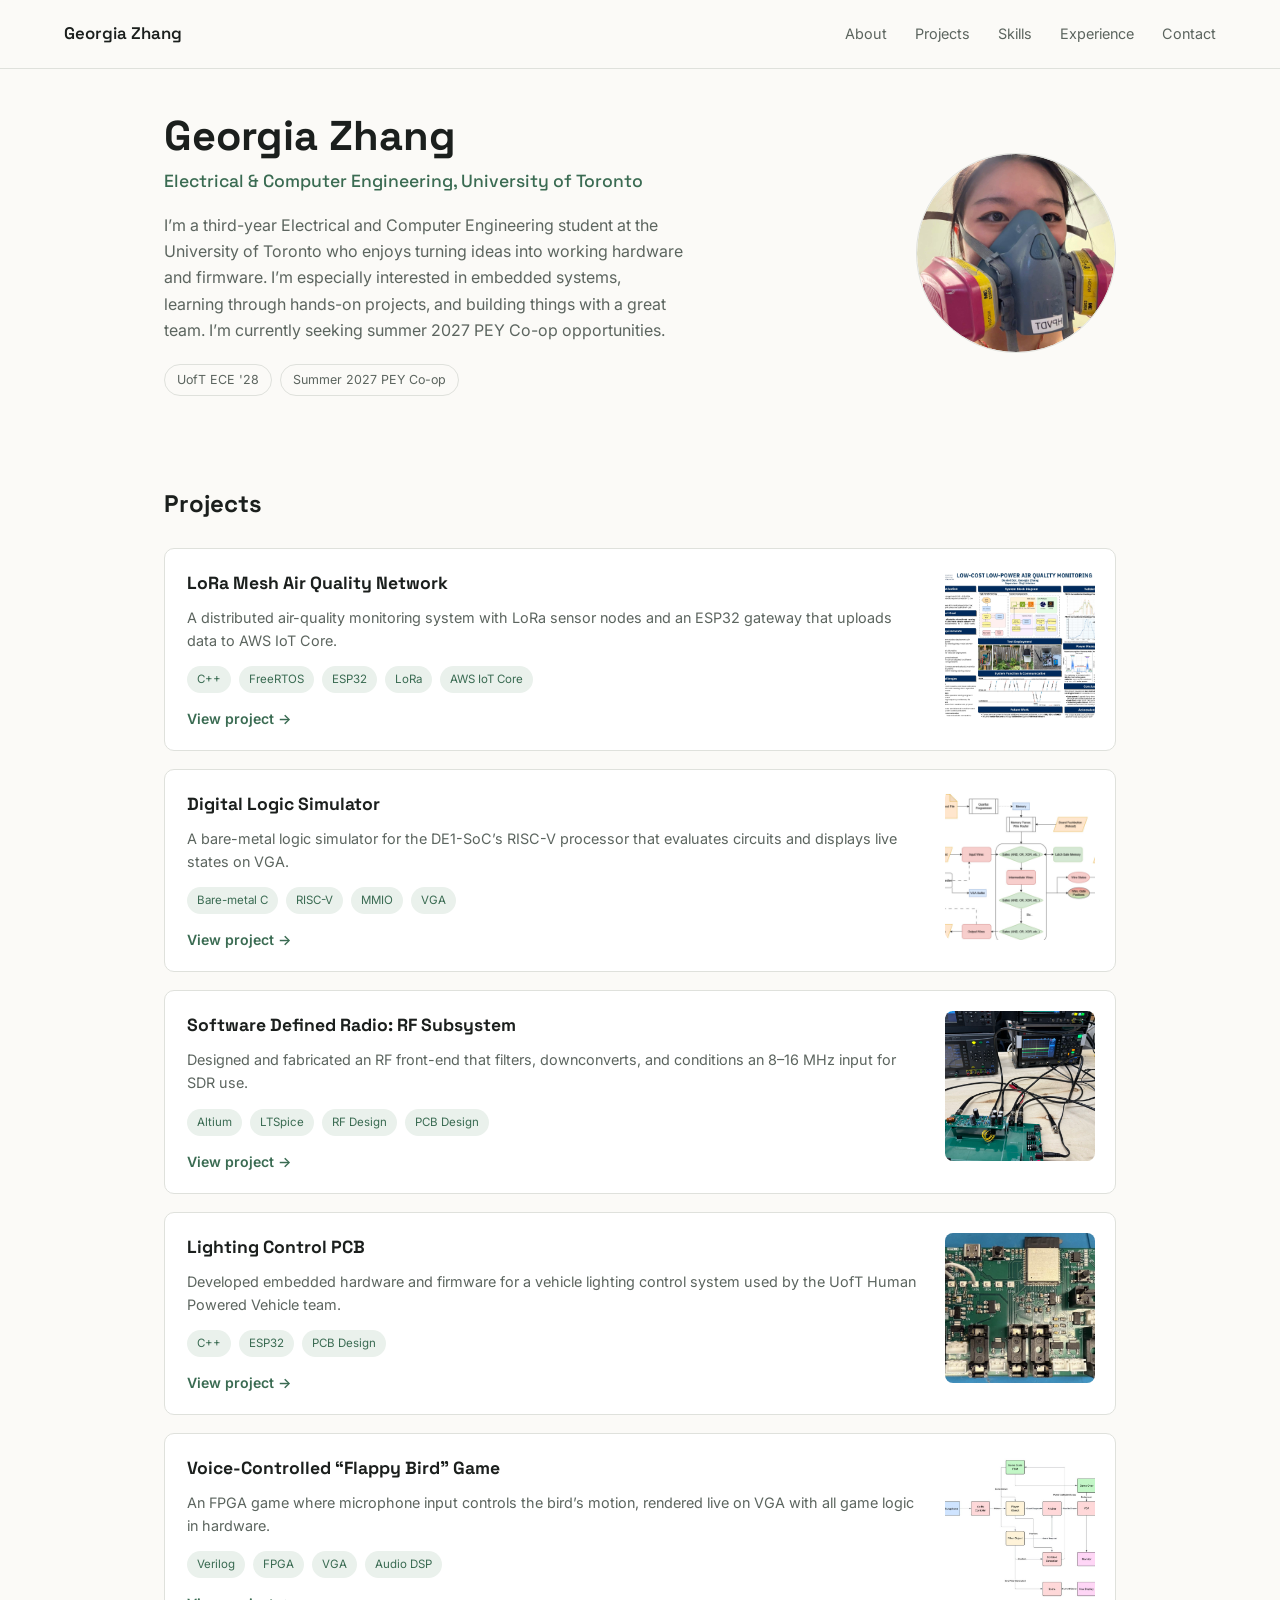
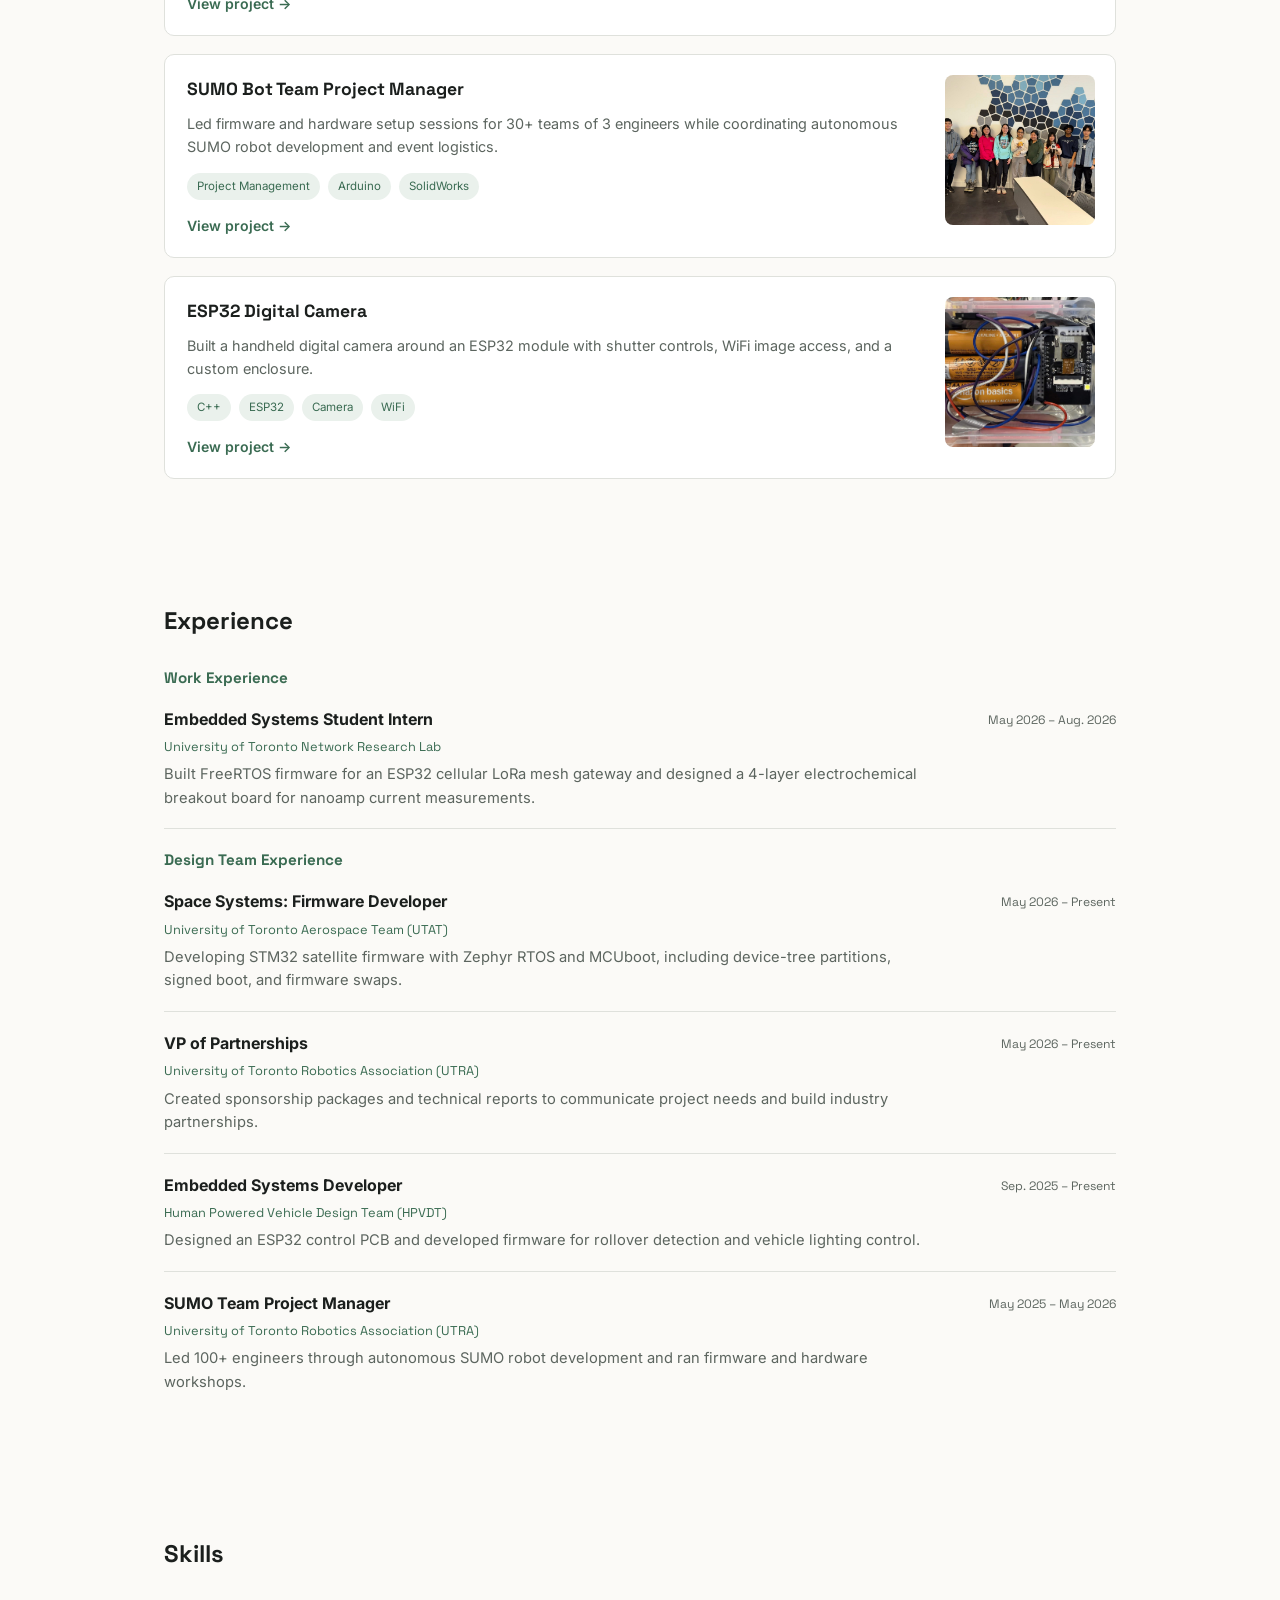
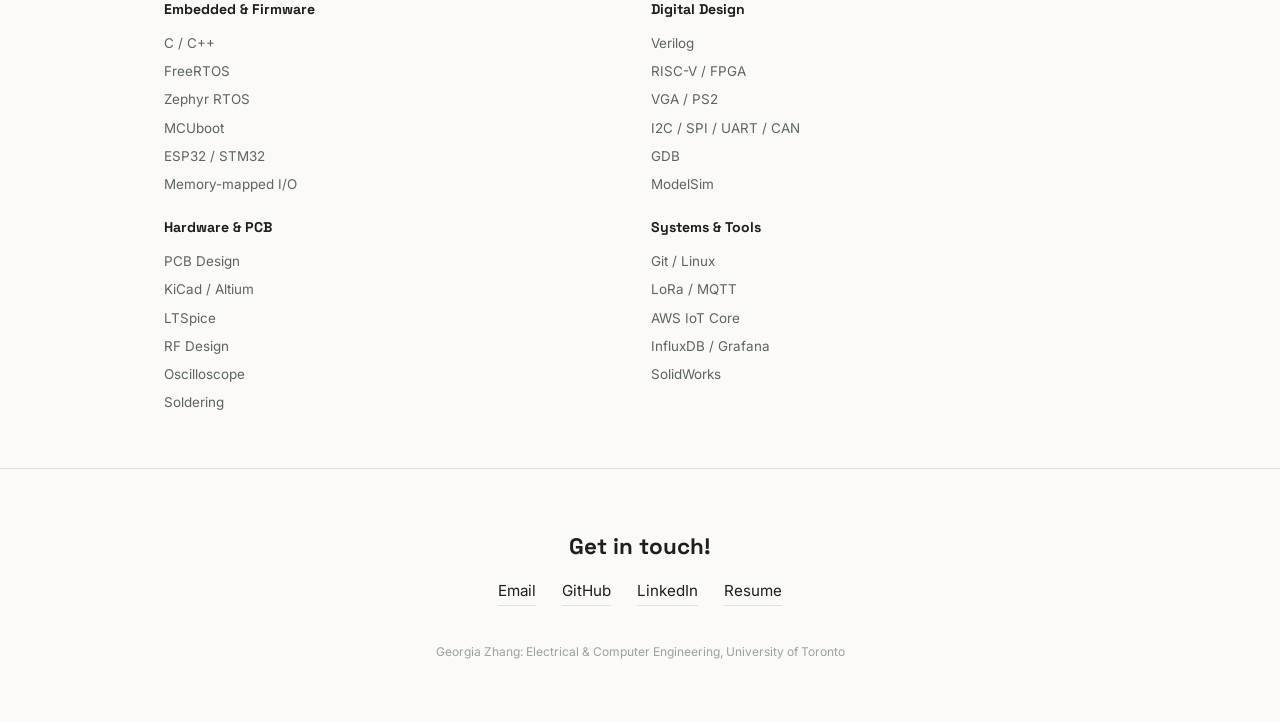
<file: index.html>
<!DOCTYPE html>
<html lang="en">

<head>
  <meta charset="UTF-8">
  <meta name="viewport" content="width=device-width, initial-scale=1.0">
  <title>Georgia Zhang: ECE, University of Toronto</title>
  <link rel="preconnect" href="https://fonts.googleapis.com">
  <link rel="preconnect" href="https://fonts.gstatic.com" crossorigin>
  <link
    href="https://fonts.googleapis.com/css2?family=Space+Grotesk:wght@400;500;600;700&family=Inter:wght@400;500;600&display=swap"
    rel="stylesheet">
  <link rel="stylesheet" href="style.css">
</head>

<body>

  <header>
    <a class="name" href="index.html">Georgia Zhang</a>
    <nav>
      <a href="#about">About</a>
      <a href="#projects">Projects</a>
      <a href="#skills">Skills</a>
      <a href="#experience">Experience</a>
      <a href="#contact">Contact</a>
    </nav>
  </header>

  <section class="hero" id="about">
    <div class="hero-text">
      <h1>Georgia Zhang</h1>
      <div class="role">Electrical &amp; Computer Engineering, University of Toronto</div>
      <p>I’m a third-year Electrical and Computer Engineering student at the University of Toronto who enjoys turning
        ideas into working hardware and firmware. I’m especially interested in embedded systems, learning through
        hands-on projects, and building things with a great team. I’m currently seeking summer 2027 PEY Co-op
        opportunities.</p>
      <div class="tags">
        <span class="tag">UofT ECE '28</span>
        <span class="tag">Summer 2027 PEY Co-op</span>
      </div>
    </div>
    <div class="hero-photo">
      <div class="hero-photo"><img src="images/profile.jpg" alt="Georgia Zhang"></div>
    </div>
    <!-- To add your headshot: replace the div above with
       <div class="hero-photo"><img src="images/profile.jpg" alt="Georgia Zhang"></div> -->
  </section>

  <section id="projects">
    <h2 class="sec-title">Projects</h2>

    <div class="project">
      <div class="project-body">
        <h3>LoRa Mesh Air Quality Network</h3>
        <p>A distributed air-quality monitoring system with LoRa sensor nodes and an ESP32 gateway that uploads data to
          AWS IoT Core.</p>
        <div class="project-tags"><span>C++</span><span>FreeRTOS</span><span>ESP32</span><span>LoRa</span><span>AWS IoT
            Core</span></div>
        <a class="project-link" href="projects/lora-gateway.html">View project &rarr;</a>
      </div>
      <div class="project-photo"><img src="images/lora-gateway.jpg" alt="LoRa Mesh Air Quality Network"></div>
    </div>

    <div class="project">
      <div class="project-body">
        <h3>Digital Logic Simulator</h3>
        <p>A bare-metal logic simulator for the DE1-SoC’s RISC-V processor that evaluates circuits and displays live
          states on VGA.</p>
        <div class="project-tags"><span>Bare-metal C</span><span>RISC-V</span><span>MMIO</span><span>VGA</span></div>
        <a class="project-link" href="projects/digital-logic-simulator.html">View project &rarr;</a>
      </div>
      <div class="project-photo"><img src="images/digital-logic-simulator.jpg" alt="Digital Logic Simulator"></div>
    </div>

    <div class="project">
      <div class="project-body">
        <h3>Software Defined Radio: RF Subsystem</h3>
        <p>Designed and fabricated an RF front-end that filters, downconverts, and conditions an 8–16 MHz input for SDR
          use.</p>
        <div class="project-tags"><span>Altium</span><span>LTSpice</span><span>RF Design</span><span>PCB Design</span>
        </div>
        <a class="project-link" href="projects/sdr-rf-subsystem.html">View project &rarr;</a>
      </div>
      <div class="project-photo"><img src="images/sdr-rf-subsystem.jpg" alt="Software Defined Radio RF Subsystem"></div>
    </div>

    <div class="project">
      <div class="project-body">
        <h3>Lighting Control PCB</h3>
        <p>Developed embedded hardware and firmware for a vehicle lighting control system used by the UofT Human Powered
          Vehicle team.</p>
        <div class="project-tags"><span>C++</span><span>ESP32</span><span>PCB Design</span></div>
        <a class="project-link" href="projects/hpv.html">View project &rarr;</a>
      </div>
      <div class="project-photo"><img src="images/hpv.jpg" alt="Lighting Control PCB"></div>
    </div>

    <div class="project">
      <div class="project-body">
        <h3>Voice-Controlled “Flappy Bird” Game</h3>
        <p>An FPGA game where microphone input controls the bird’s motion, rendered live on VGA with all game logic in
          hardware.</p>
        <div class="project-tags"><span>Verilog</span><span>FPGA</span><span>VGA</span><span>Audio DSP</span></div>
        <a class="project-link" href="projects/flappy-bird-fpga.html">View project &rarr;</a>
      </div>
      <div class="project-photo"><img src="images/flappy-bird-fpga.jpg" alt="Voice-Controlled Flappy Bird Game"></div>
    </div>

    <div class="project">
      <div class="project-body">
        <h3>SUMO Bot Team Project Manager</h3>
        <p>Led firmware and hardware setup sessions for 30+ teams of 3 engineers while coordinating autonomous SUMO
          robot development and event logistics.</p>
        <div class="project-tags"><span>Project Management</span><span>Arduino</span><span>SolidWorks</span></div>
        <a class="project-link" href="projects/utra-project-manager.html">View project &rarr;</a>
      </div>
      <div class="project-photo"><img src="images/utra-pm.jpg" alt="SUMO Bot Team Project Manager"></div>
    </div>

    <div class="project">
      <div class="project-body">
        <h3>ESP32 Digital Camera</h3>
        <p>Built a handheld digital camera around an ESP32 module with shutter controls, WiFi image access, and a custom
          enclosure.</p>
        <div class="project-tags"><span>C++</span><span>ESP32</span><span>Camera</span><span>WiFi</span></div>
        <a class="project-link" href="projects/esp32-digital-camera.html">View project &rarr;</a>
      </div>
      <div class="project-photo"><img src="images/esp32-camera.jpg" alt="ESP32 Digital Camera"></div>
    </div>


    <!-- To add another project: copy one .project block above, edit the text,
       and create a matching page in /projects/ (use an existing page as a template). -->

  </section>

  <section id="experience">
    <h2 class="sec-title">Experience</h2>

    <h3 class="experience-subtitle">Work Experience</h3>

    <div class="role-row">
      <div class="role-content">
        <h3>Embedded Systems Student Intern</h3>
        <div class="role-company">University of Toronto Network Research Lab</div>
        <p>Built FreeRTOS firmware for an ESP32 cellular LoRa mesh gateway and designed a 4-layer electrochemical
          breakout board for nanoamp current measurements.</p>
      </div>
      <div class="role-date">May 2026 – Aug. 2026</div>
    </div>

    <h3 class="experience-subtitle">Design Team Experience</h3>

    <div class="role-row">
      <div class="role-content">
        <h3>Space Systems: Firmware Developer</h3>
        <div class="role-company">University of Toronto Aerospace Team (UTAT)</div>
        <p>Developing STM32 satellite firmware with Zephyr RTOS and MCUboot, including device-tree partitions, signed
          boot, and firmware swaps.</p>
      </div>
      <div class="role-date">May 2026 – Present</div>
    </div>

    <div class="role-row">
      <div class="role-content">
        <h3>VP of Partnerships</h3>
        <div class="role-company">University of Toronto Robotics Association (UTRA)</div>
        <p>Created sponsorship packages and technical reports to communicate project needs and build industry
          partnerships.</p>
      </div>
      <div class="role-date">May 2026 – Present</div>
    </div>

    <div class="role-row">
      <div class="role-content">
        <h3>Embedded Systems Developer</h3>
        <div class="role-company">Human Powered Vehicle Design Team (HPVDT)</div>
        <p>Designed an ESP32 control PCB and developed firmware for rollover detection and vehicle lighting control.</p>
      </div>
      <div class="role-date">Sep. 2025 – Present</div>
    </div>

    <div class="role-row">
      <div class="role-content">
        <h3>SUMO Team Project Manager</h3>
        <div class="role-company">University of Toronto Robotics Association (UTRA)</div>
        <p>Led 100+ engineers through autonomous SUMO robot development and ran firmware and hardware workshops.</p>
      </div>
      <div class="role-date">May 2025 – May 2026</div>
    </div>
  </section>

  <section id="skills">
    <h2 class="sec-title">Skills</h2>
    <div class="skills-grid">

      <div class="skill-group">
        <h4>Embedded &amp; Firmware</h4>
        <ul>
          <li>C / C++</li>
          <li>FreeRTOS</li>
          <li>Zephyr RTOS</li>
          <li>MCUboot</li>
          <li>ESP32 / STM32</li>
          <li>Memory-mapped I/O</li>
        </ul>
      </div>

      <div class="skill-group">
        <h4>Digital Design</h4>
        <ul>
          <li>Verilog</li>
          <li>RISC-V / FPGA</li>
          <li>VGA / PS2</li>
          <li>I2C / SPI / UART / CAN</li>
          <li>GDB</li>
          <li>ModelSim</li>
        </ul>
      </div>

      <div class="skill-group">
        <h4>Hardware &amp; PCB</h4>
        <ul>
          <li>PCB Design</li>
          <li>KiCad / Altium</li>
          <li>LTSpice</li>
          <li>RF Design</li>
          <li>Oscilloscope</li>
          <li>Soldering</li>
        </ul>
      </div>

      <div class="skill-group">
        <h4>Systems &amp; Tools</h4>
        <ul>
          <li>Git / Linux</li>
          <li>LoRa / MQTT</li>
          <li>AWS IoT Core</li>
          <li>InfluxDB / Grafana</li>
          <li>SolidWorks</li>
        </ul>
      </div>

    </div>
  </section>

  <footer id="contact">
    <h2>Get in touch!</h2>
    <div class="links">
      <a href="mailto:georgia.zhang@mail.utoronto.ca">Email</a>
      <a href="https://github.com/georgiazhang06" target="_blank" rel="noopener">GitHub</a>
      <a href="https://www.linkedin.com/in/zhang-georgia" target="_blank" rel="noopener">LinkedIn</a>
      <a href="Embedded_Resume.pdf" target="_blank">Resume</a>
    </div>
    <div class="fine">Georgia Zhang: Electrical &amp; Computer Engineering, University of Toronto</div>
  </footer>

</body>

</html>
</file>
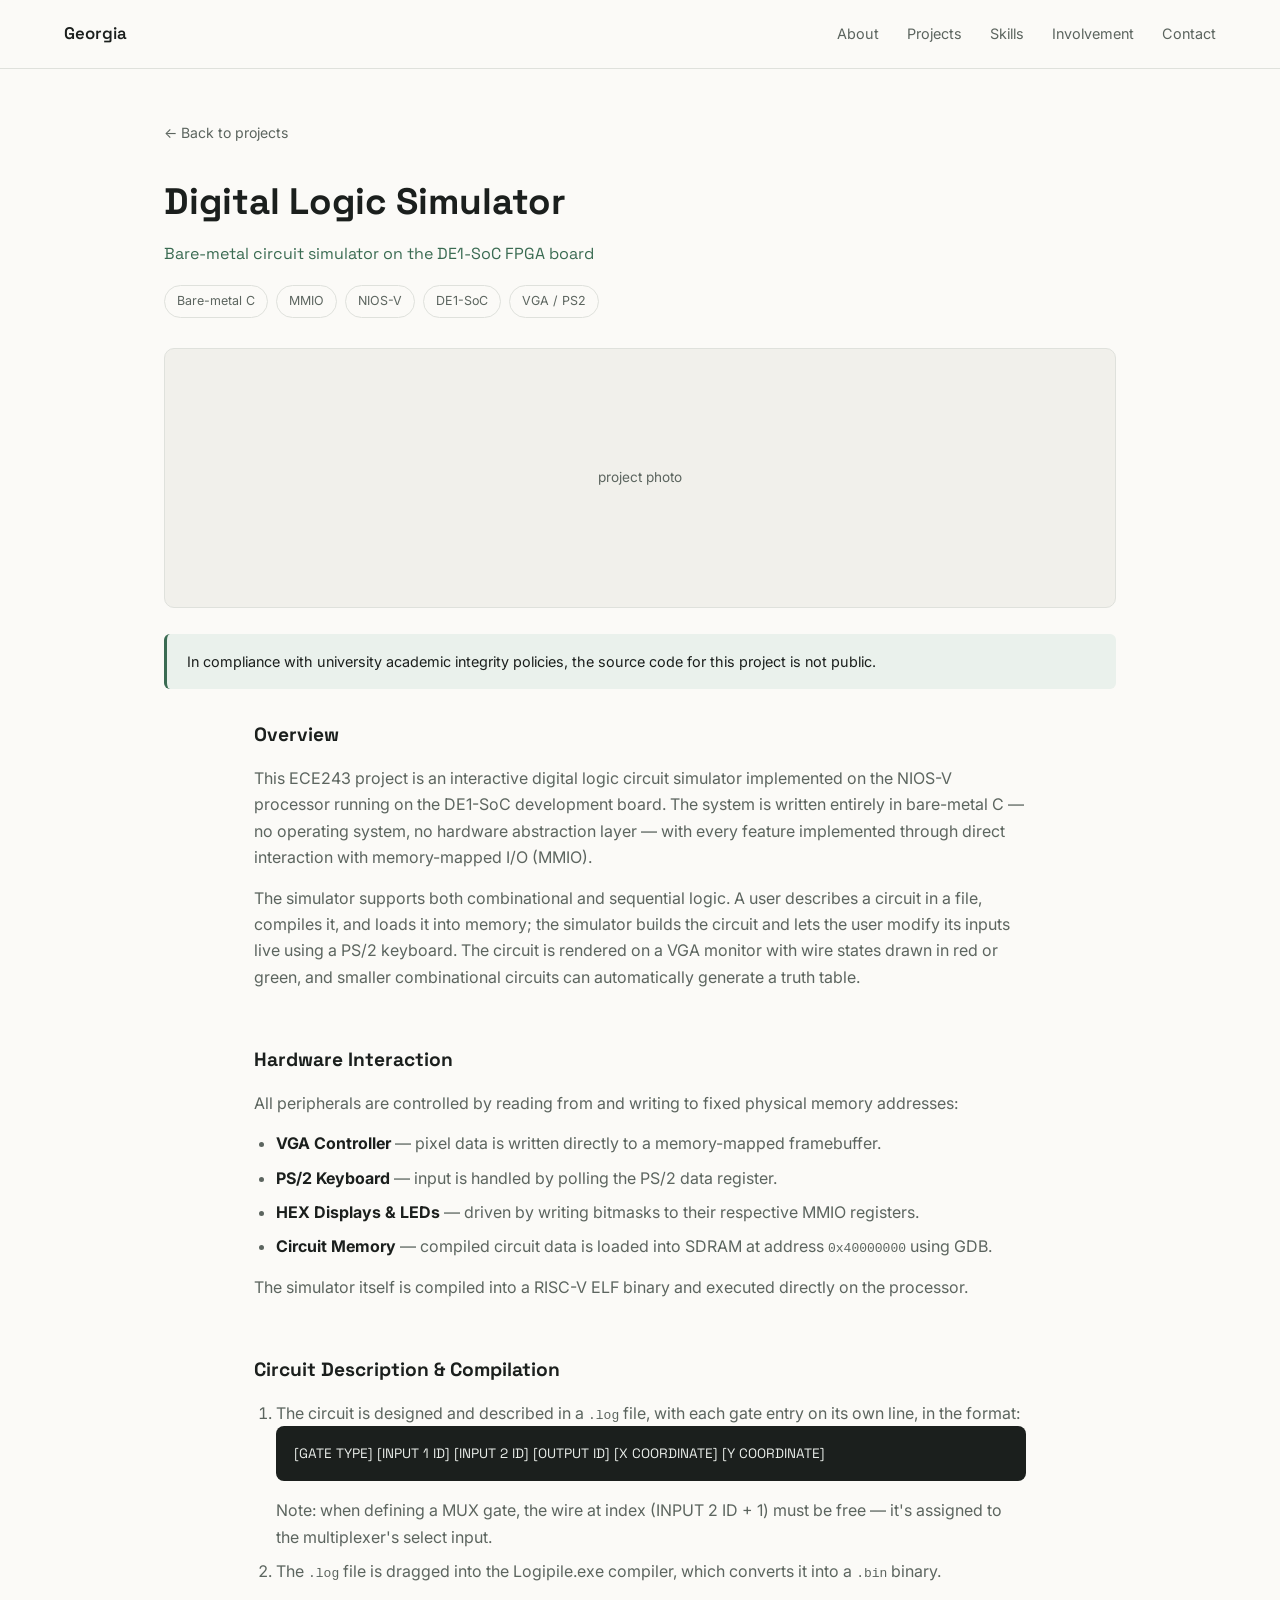
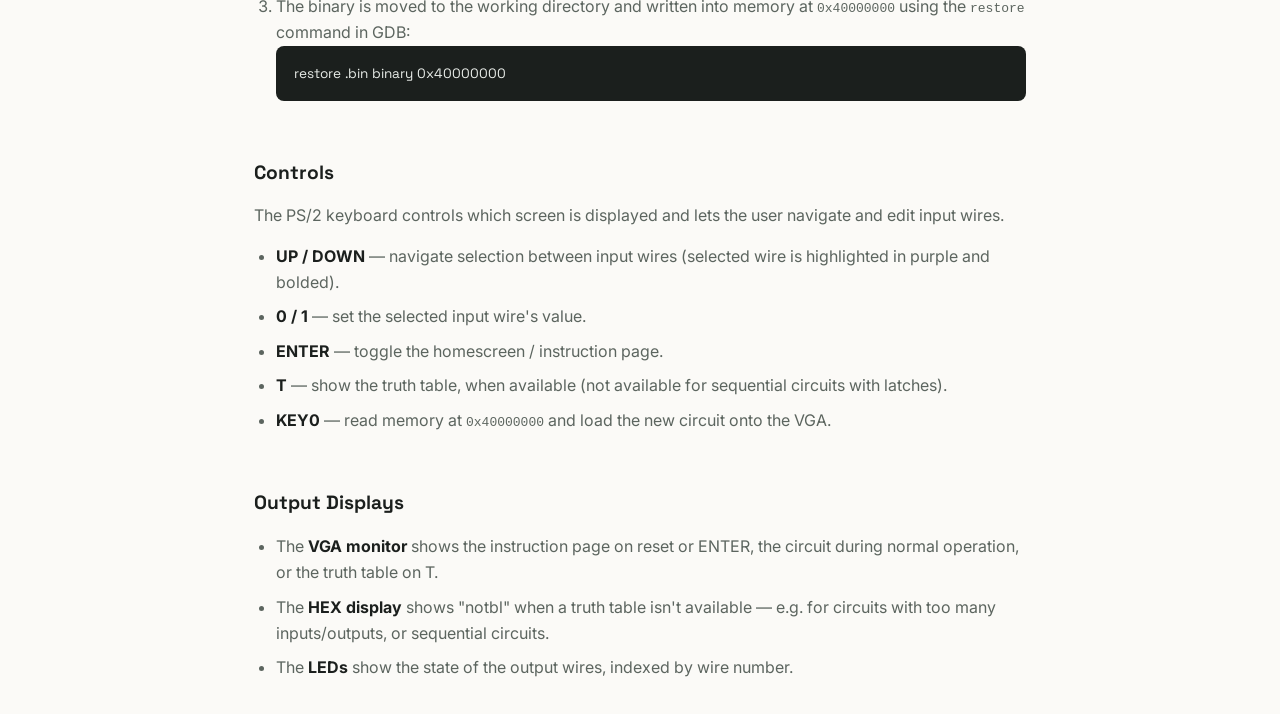
<file: digital-logic-simulator.html>
<!DOCTYPE html>
<html lang="en">
<head>
<meta charset="UTF-8">
<meta name="viewport" content="width=device-width, initial-scale=1.0">
<title>Digital Logic Simulator — Georgia</title>
<link rel="preconnect" href="https://fonts.googleapis.com">
<link rel="preconnect" href="https://fonts.gstatic.com" crossorigin>
<link href="https://fonts.googleapis.com/css2?family=Space+Grotesk:wght@400;500;600;700&family=Inter:wght@400;500;600&display=swap" rel="stylesheet">
<link rel="stylesheet" href="../style.css">
</head>
<body>

<header>
  <a class="name" href="../index.html">Georgia</a>
  <nav>
    <a href="../index.html#about">About</a>
    <a href="../index.html#projects">Projects</a>
    <a href="../index.html#skills">Skills</a>
    <a href="../index.html#involvement">Involvement</a>
    <a href="../index.html#contact">Contact</a>
  </nav>
</header>

<section class="detail-hero">
  <a class="back-link" href="../index.html#projects">&larr; Back to projects</a>
  <h1>Digital Logic Simulator</h1>
  <div class="subtitle">Bare-metal circuit simulator on the DE1-SoC FPGA board</div>
  <div class="tags">
    <span class="tag">Bare-metal C</span>
    <span class="tag">MMIO</span>
    <span class="tag">NIOS-V</span>
    <span class="tag">DE1-SoC</span>
    <span class="tag">VGA / PS2</span>
  </div>

  <div class="detail-photo">project photo</div>
  <!-- To add a photo: replace the div above with
       <div class="detail-photo"><img src="../images/digital-logic-simulator.jpg" alt="Digital Logic Simulator"></div> -->

  <div class="callout">
    In compliance with university academic integrity policies, the source code for this project is not public.
  </div>
</section>

<section class="detail-section">
  <h2>Overview</h2>
  <p>
    This ECE243 project is an interactive digital logic circuit simulator implemented on the NIOS-V processor running on the DE1-SoC development board. The system is written entirely in bare-metal C — no operating system, no hardware abstraction layer — with every feature implemented through direct interaction with memory-mapped I/O (MMIO).
  </p>
  <p>
    The simulator supports both combinational and sequential logic. A user describes a circuit in a file, compiles it, and loads it into memory; the simulator builds the circuit and lets the user modify its inputs live using a PS/2 keyboard. The circuit is rendered on a VGA monitor with wire states drawn in red or green, and smaller combinational circuits can automatically generate a truth table.
  </p>
</section>

<section class="detail-section">
  <h2>Hardware Interaction</h2>
  <p>All peripherals are controlled by reading from and writing to fixed physical memory addresses:</p>
  <ul>
    <li><b>VGA Controller</b> — pixel data is written directly to a memory-mapped framebuffer.</li>
    <li><b>PS/2 Keyboard</b> — input is handled by polling the PS/2 data register.</li>
    <li><b>HEX Displays &amp; LEDs</b> — driven by writing bitmasks to their respective MMIO registers.</li>
    <li><b>Circuit Memory</b> — compiled circuit data is loaded into SDRAM at address <code>0x40000000</code> using GDB.</li>
  </ul>
  <p>The simulator itself is compiled into a RISC-V ELF binary and executed directly on the processor.</p>
</section>

<section class="detail-section">
  <h2>Circuit Description &amp; Compilation</h2>
  <ol>
    <li>The circuit is designed and described in a <code>.log</code> file, with each gate entry on its own line, in the format:
      <div class="code-block">[GATE TYPE] [INPUT 1 ID] [INPUT 2 ID] [OUTPUT ID] [X COORDINATE] [Y COORDINATE]</div>
      Note: when defining a MUX gate, the wire at index (INPUT 2 ID + 1) must be free — it's assigned to the multiplexer's select input.
    </li>
    <li>The <code>.log</code> file is dragged into the Logipile.exe compiler, which converts it into a <code>.bin</code> binary.</li>
    <li>The binary is moved to the working directory and written into memory at <code>0x40000000</code> using the <code>restore</code> command in GDB:
      <div class="code-block">restore .bin binary 0x40000000</div>
    </li>
  </ol>
</section>

<section class="detail-section">
  <h2>Controls</h2>
  <p>The PS/2 keyboard controls which screen is displayed and lets the user navigate and edit input wires.</p>
  <ul>
    <li><b>UP / DOWN</b> — navigate selection between input wires (selected wire is highlighted in purple and bolded).</li>
    <li><b>0 / 1</b> — set the selected input wire's value.</li>
    <li><b>ENTER</b> — toggle the homescreen / instruction page.</li>
    <li><b>T</b> — show the truth table, when available (not available for sequential circuits with latches).</li>
    <li><b>KEY0</b> — read memory at <code>0x40000000</code> and load the new circuit onto the VGA.</li>
  </ul>
</section>

<section class="detail-section">
  <h2>Output Displays</h2>
  <ul>
    <li>The <b>VGA monitor</b> shows the instruction page on reset or ENTER, the circuit during normal operation, or the truth table on T.</li>
    <li>The <b>HEX display</b> shows "notbl" when a truth table isn't available — e.g. for circuits with too many inputs/outputs, or sequential circuits.</li>
    <li>The <b>LEDs</b> show the state of the output wires, indexed by wire number.</li>
  </ul>
</section>

</body>
</html>
</file>
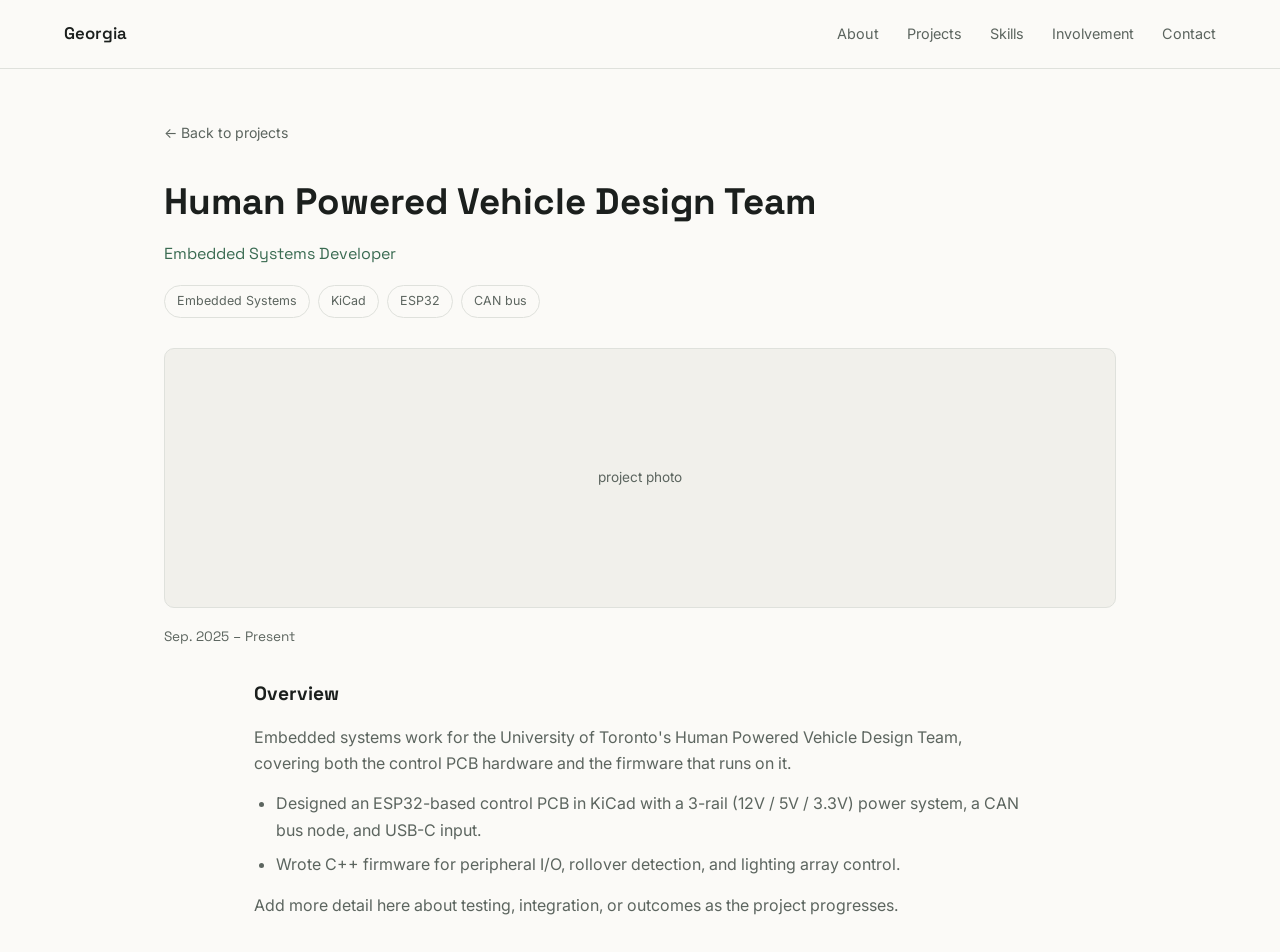
<file: hpv.html>
<!DOCTYPE html>
<html lang="en">
<head>
<meta charset="UTF-8">
<meta name="viewport" content="width=device-width, initial-scale=1.0">
<title>Human Powered Vehicle — Georgia</title>
<link rel="preconnect" href="https://fonts.googleapis.com">
<link rel="preconnect" href="https://fonts.gstatic.com" crossorigin>
<link href="https://fonts.googleapis.com/css2?family=Space+Grotesk:wght@400;500;600;700&family=Inter:wght@400;500;600&display=swap" rel="stylesheet">
<link rel="stylesheet" href="../style.css">
</head>
<body>

<header>
  <a class="name" href="../index.html">Georgia</a>
  <nav>
    <a href="../index.html#about">About</a>
    <a href="../index.html#projects">Projects</a>
    <a href="../index.html#skills">Skills</a>
    <a href="../index.html#involvement">Involvement</a>
    <a href="../index.html#contact">Contact</a>
  </nav>
</header>

<section class="detail-hero">
  <a class="back-link" href="../index.html#projects">&larr; Back to projects</a>
  <h1>Human Powered Vehicle Design Team</h1>
  <div class="subtitle">Embedded Systems Developer</div>
  <div class="tags">
    <span class="tag">Embedded Systems</span>
    <span class="tag">KiCad</span>
    <span class="tag">ESP32</span>
    <span class="tag">CAN bus</span>
  </div>

  <div class="detail-photo">project photo</div>
  <!-- To add a photo: replace the div above with
       <div class="detail-photo"><img src="../images/hpv.jpg" alt="Human Powered Vehicle"></div> -->

  <p style="color:var(--muted); font-family:var(--mono); font-size:0.85rem; margin-top:18px;">Sep. 2025 – Present</p>
</section>

<section class="detail-section">
  <h2>Overview</h2>
  <p>
    Embedded systems work for the University of Toronto's Human Powered Vehicle Design Team, covering both the control PCB hardware and the firmware that runs on it.
  </p>
  <ul>
    <li>Designed an ESP32-based control PCB in KiCad with a 3-rail (12V / 5V / 3.3V) power system, a CAN bus node, and USB-C input.</li>
    <li>Wrote C++ firmware for peripheral I/O, rollover detection, and lighting array control.</li>
  </ul>
  <p>Add more detail here about testing, integration, or outcomes as the project progresses.</p>
</section>

</body>
</html>
</file>
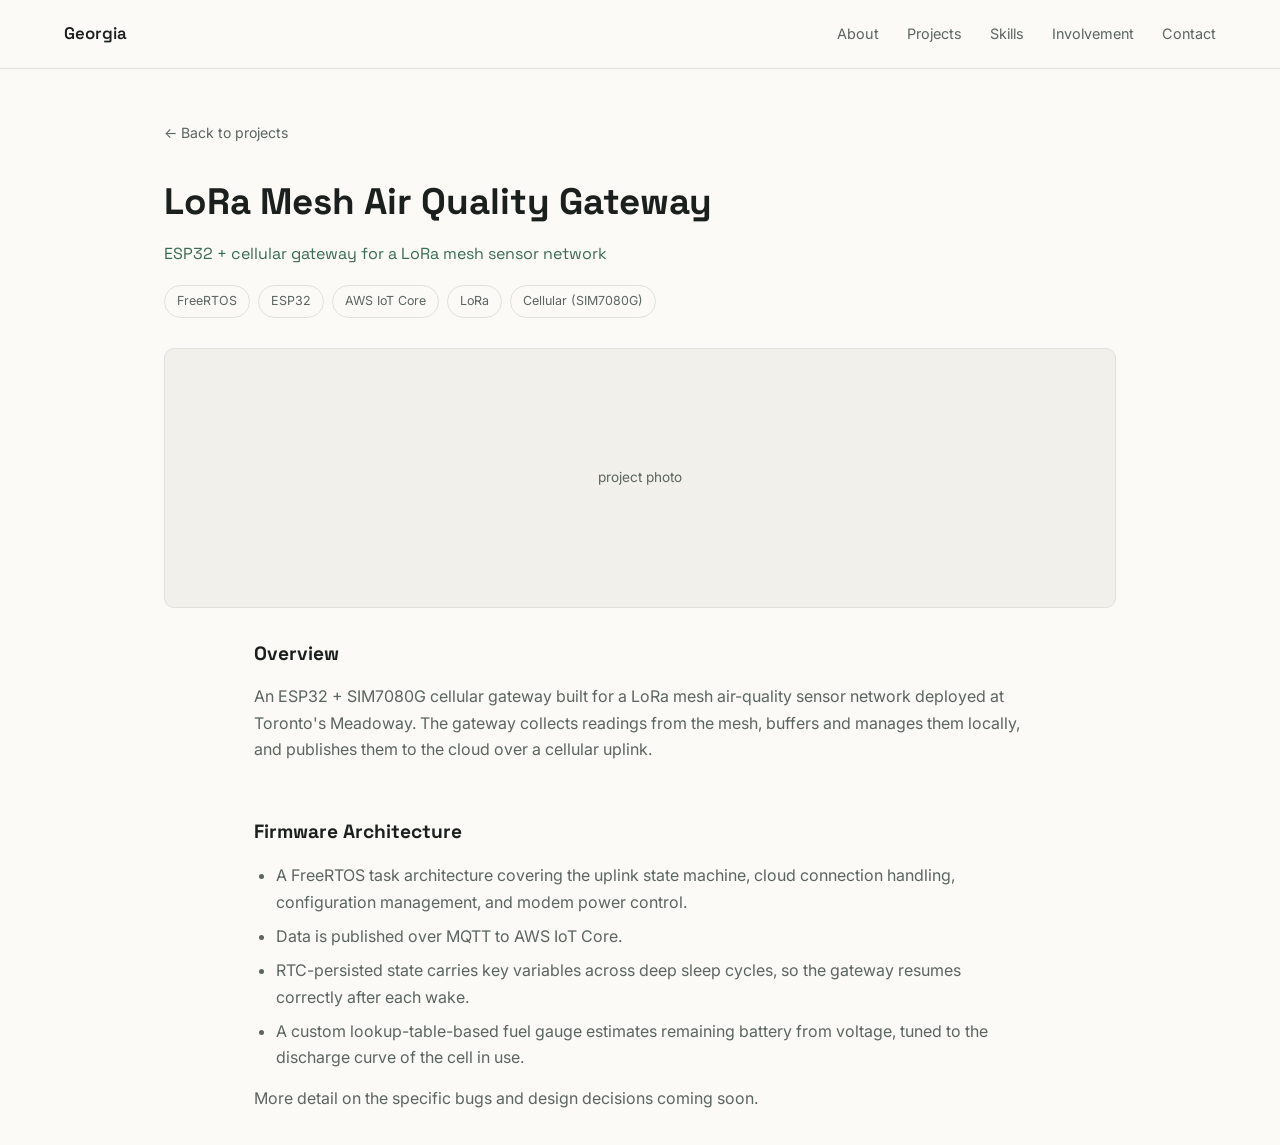
<file: lora-gateway.html>
<!DOCTYPE html>
<html lang="en">
<head>
<meta charset="UTF-8">
<meta name="viewport" content="width=device-width, initial-scale=1.0">
<title>LoRa Mesh Air Quality Gateway — Georgia</title>
<link rel="preconnect" href="https://fonts.googleapis.com">
<link rel="preconnect" href="https://fonts.gstatic.com" crossorigin>
<link href="https://fonts.googleapis.com/css2?family=Space+Grotesk:wght@400;500;600;700&family=Inter:wght@400;500;600&display=swap" rel="stylesheet">
<link rel="stylesheet" href="../style.css">
</head>
<body>

<header>
  <a class="name" href="../index.html">Georgia</a>
  <nav>
    <a href="../index.html#about">About</a>
    <a href="../index.html#projects">Projects</a>
    <a href="../index.html#skills">Skills</a>
    <a href="../index.html#involvement">Involvement</a>
    <a href="../index.html#contact">Contact</a>
  </nav>
</header>

<section class="detail-hero">
  <a class="back-link" href="../index.html#projects">&larr; Back to projects</a>
  <h1>LoRa Mesh Air Quality Gateway</h1>
  <div class="subtitle">ESP32 + cellular gateway for a LoRa mesh sensor network</div>
  <div class="tags">
    <span class="tag">FreeRTOS</span>
    <span class="tag">ESP32</span>
    <span class="tag">AWS IoT Core</span>
    <span class="tag">LoRa</span>
    <span class="tag">Cellular (SIM7080G)</span>
  </div>

  <div class="detail-photo">project photo</div>
  <!-- To add a photo: replace the div above with
       <div class="detail-photo"><img src="../images/lora-gateway.jpg" alt="LoRa Mesh Air Quality Gateway"></div> -->
</section>

<section class="detail-section">
  <h2>Overview</h2>
  <p>
    An ESP32 + SIM7080G cellular gateway built for a LoRa mesh air-quality sensor network deployed at Toronto's Meadoway. The gateway collects readings from the mesh, buffers and manages them locally, and publishes them to the cloud over a cellular uplink.
  </p>
</section>

<section class="detail-section">
  <h2>Firmware Architecture</h2>
  <ul>
    <li>A FreeRTOS task architecture covering the uplink state machine, cloud connection handling, configuration management, and modem power control.</li>
    <li>Data is published over MQTT to AWS IoT Core.</li>
    <li>RTC-persisted state carries key variables across deep sleep cycles, so the gateway resumes correctly after each wake.</li>
    <li>A custom lookup-table-based fuel gauge estimates remaining battery from voltage, tuned to the discharge curve of the cell in use.</li>
  </ul>
  <p>More detail on the specific bugs and design decisions coming soon.</p>
</section>

</body>
</html>
</file>
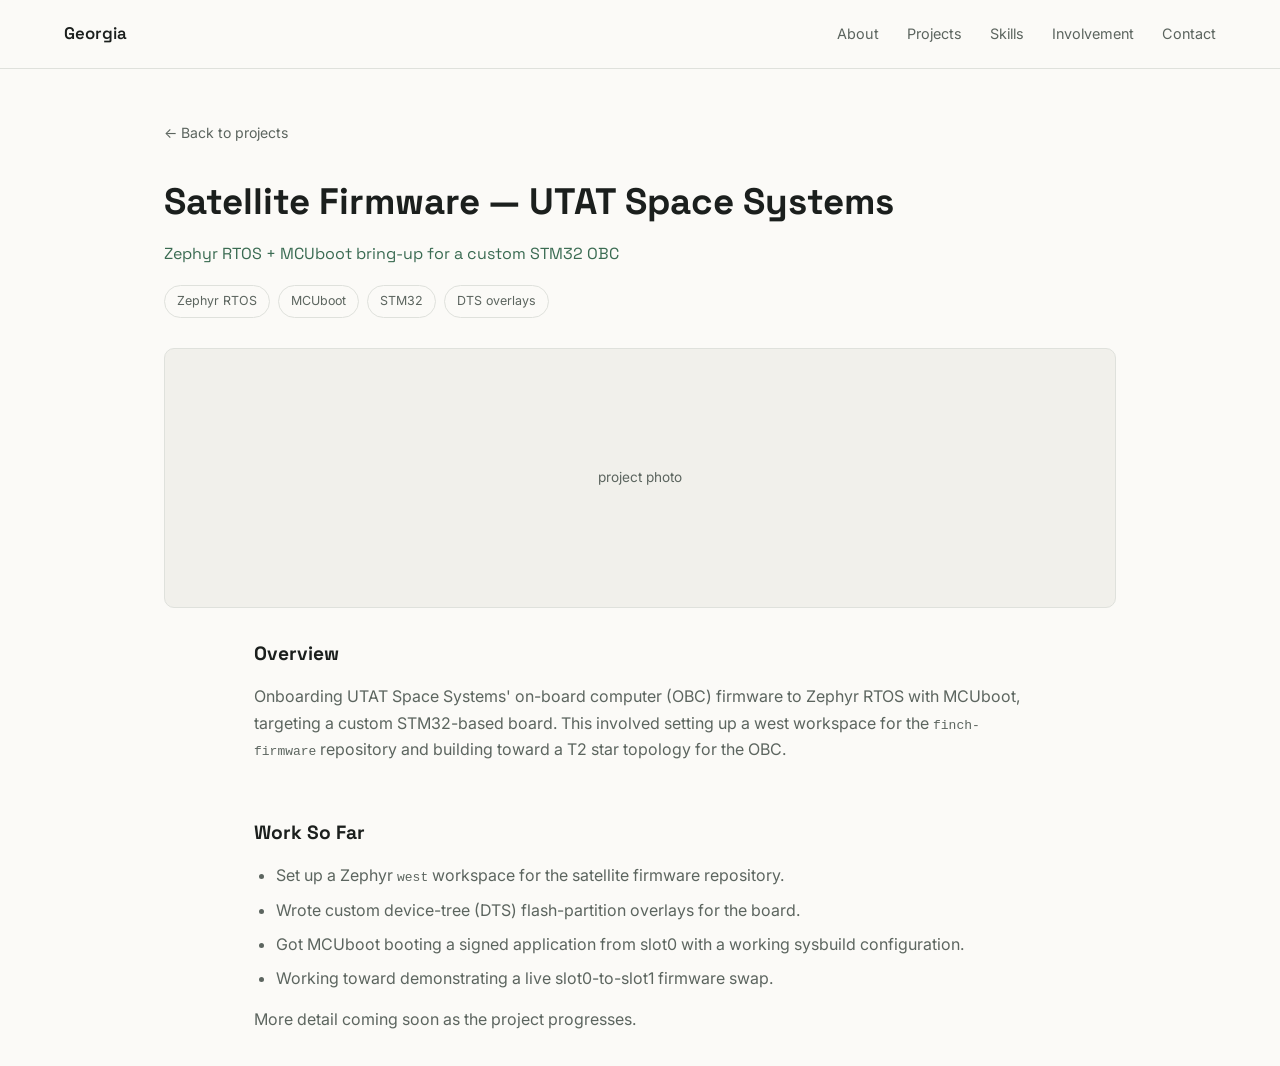
<file: satellite-firmware.html>
<!DOCTYPE html>
<html lang="en">
<head>
<meta charset="UTF-8">
<meta name="viewport" content="width=device-width, initial-scale=1.0">
<title>Satellite Firmware — UTAT Space Systems — Georgia</title>
<link rel="preconnect" href="https://fonts.googleapis.com">
<link rel="preconnect" href="https://fonts.gstatic.com" crossorigin>
<link href="https://fonts.googleapis.com/css2?family=Space+Grotesk:wght@400;500;600;700&family=Inter:wght@400;500;600&display=swap" rel="stylesheet">
<link rel="stylesheet" href="../style.css">
</head>
<body>

<header>
  <a class="name" href="../index.html">Georgia</a>
  <nav>
    <a href="../index.html#about">About</a>
    <a href="../index.html#projects">Projects</a>
    <a href="../index.html#skills">Skills</a>
    <a href="../index.html#involvement">Involvement</a>
    <a href="../index.html#contact">Contact</a>
  </nav>
</header>

<section class="detail-hero">
  <a class="back-link" href="../index.html#projects">&larr; Back to projects</a>
  <h1>Satellite Firmware — UTAT Space Systems</h1>
  <div class="subtitle">Zephyr RTOS + MCUboot bring-up for a custom STM32 OBC</div>
  <div class="tags">
    <span class="tag">Zephyr RTOS</span>
    <span class="tag">MCUboot</span>
    <span class="tag">STM32</span>
    <span class="tag">DTS overlays</span>
  </div>

  <div class="detail-photo">project photo</div>
  <!-- To add a photo: replace the div above with
       <div class="detail-photo"><img src="../images/satellite-firmware.jpg" alt="Satellite Firmware"></div> -->
</section>

<section class="detail-section">
  <h2>Overview</h2>
  <p>
    Onboarding UTAT Space Systems' on-board computer (OBC) firmware to Zephyr RTOS with MCUboot, targeting a custom STM32-based board. This involved setting up a west workspace for the <code>finch-firmware</code> repository and building toward a T2 star topology for the OBC.
  </p>
</section>

<section class="detail-section">
  <h2>Work So Far</h2>
  <ul>
    <li>Set up a Zephyr <code>west</code> workspace for the satellite firmware repository.</li>
    <li>Wrote custom device-tree (DTS) flash-partition overlays for the board.</li>
    <li>Got MCUboot booting a signed application from slot0 with a working sysbuild configuration.</li>
    <li>Working toward demonstrating a live slot0-to-slot1 firmware swap.</li>
  </ul>
  <p>More detail coming soon as the project progresses.</p>
</section>

</body>
</html>
</file>
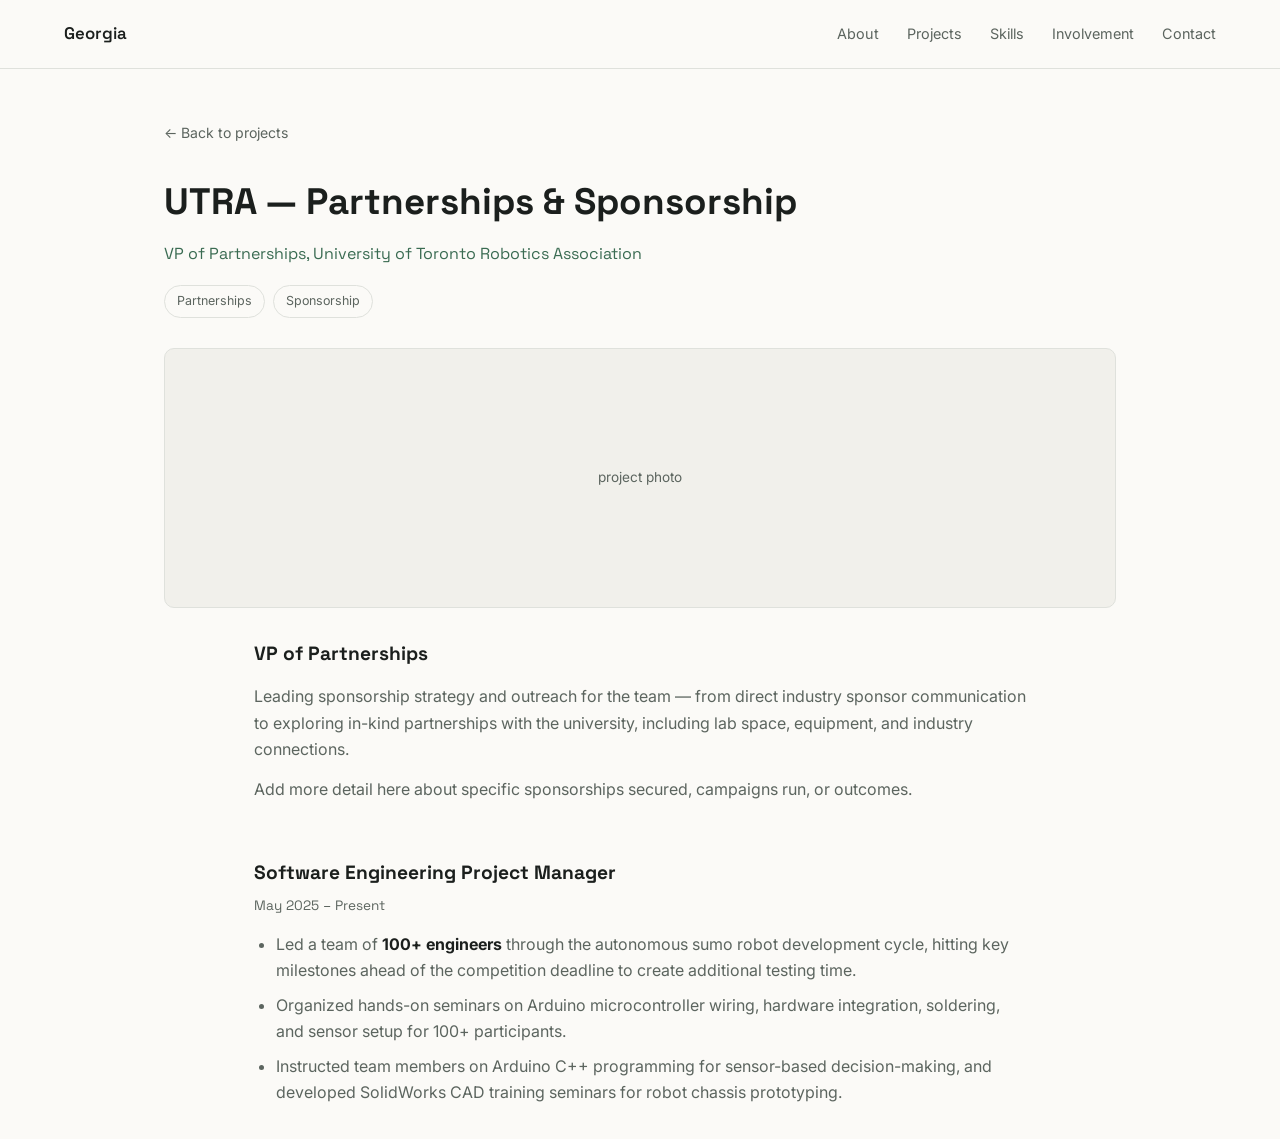
<file: utra-partnerships.html>
<!DOCTYPE html>
<html lang="en">
<head>
<meta charset="UTF-8">
<meta name="viewport" content="width=device-width, initial-scale=1.0">
<title>UTRA — Partnerships &amp; Sponsorship — Georgia</title>
<link rel="preconnect" href="https://fonts.googleapis.com">
<link rel="preconnect" href="https://fonts.gstatic.com" crossorigin>
<link href="https://fonts.googleapis.com/css2?family=Space+Grotesk:wght@400;500;600;700&family=Inter:wght@400;500;600&display=swap" rel="stylesheet">
<link rel="stylesheet" href="../style.css">
</head>
<body>

<header>
  <a class="name" href="../index.html">Georgia</a>
  <nav>
    <a href="../index.html#about">About</a>
    <a href="../index.html#projects">Projects</a>
    <a href="../index.html#skills">Skills</a>
    <a href="../index.html#involvement">Involvement</a>
    <a href="../index.html#contact">Contact</a>
  </nav>
</header>

<section class="detail-hero">
  <a class="back-link" href="../index.html#projects">&larr; Back to projects</a>
  <h1>UTRA — Partnerships &amp; Sponsorship</h1>
  <div class="subtitle">VP of Partnerships, University of Toronto Robotics Association</div>
  <div class="tags">
    <span class="tag">Partnerships</span>
    <span class="tag">Sponsorship</span>
  </div>

  <div class="detail-photo">project photo</div>
  <!-- To add a photo: replace the div above with
       <div class="detail-photo"><img src="../images/utra.jpg" alt="UTRA"></div> -->
</section>

<section class="detail-section">
  <h2>VP of Partnerships</h2>
  <p>
    Leading sponsorship strategy and outreach for the team — from direct industry sponsor communication to exploring in-kind partnerships with the university, including lab space, equipment, and industry connections.
  </p>
  <p>Add more detail here about specific sponsorships secured, campaigns run, or outcomes.</p>
</section>

<section class="detail-section">
  <h2>Software Engineering Project Manager</h2>
  <p style="color:var(--muted); font-family:var(--mono); font-size:0.85rem; margin-top:-8px;">May 2025 – Present</p>
  <ul>
    <li>Led a team of <b>100+ engineers</b> through the autonomous sumo robot development cycle, hitting key milestones ahead of the competition deadline to create additional testing time.</li>
    <li>Organized hands-on seminars on Arduino microcontroller wiring, hardware integration, soldering, and sensor setup for 100+ participants.</li>
    <li>Instructed team members on Arduino C++ programming for sensor-based decision-making, and developed SolidWorks CAD training seminars for robot chassis prototyping.</li>
  </ul>
</section>

</body>
</html>
</file>
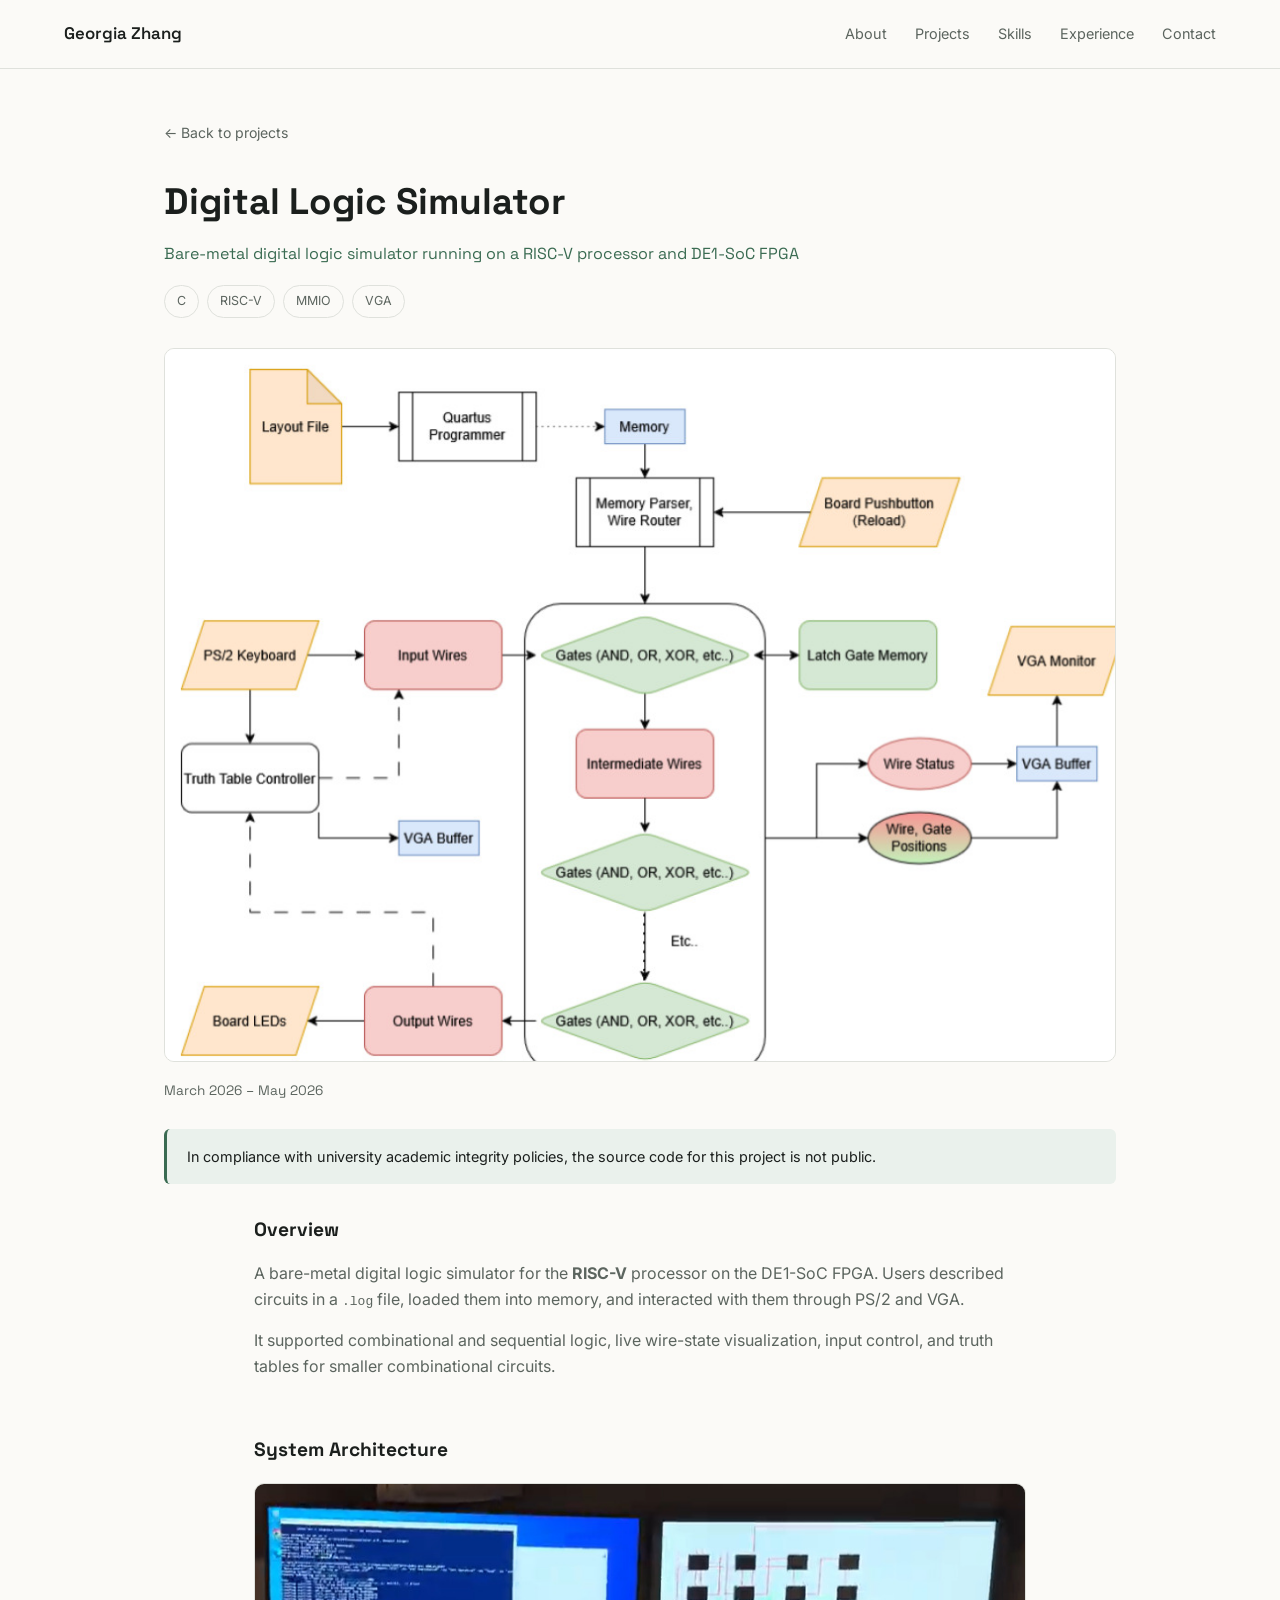
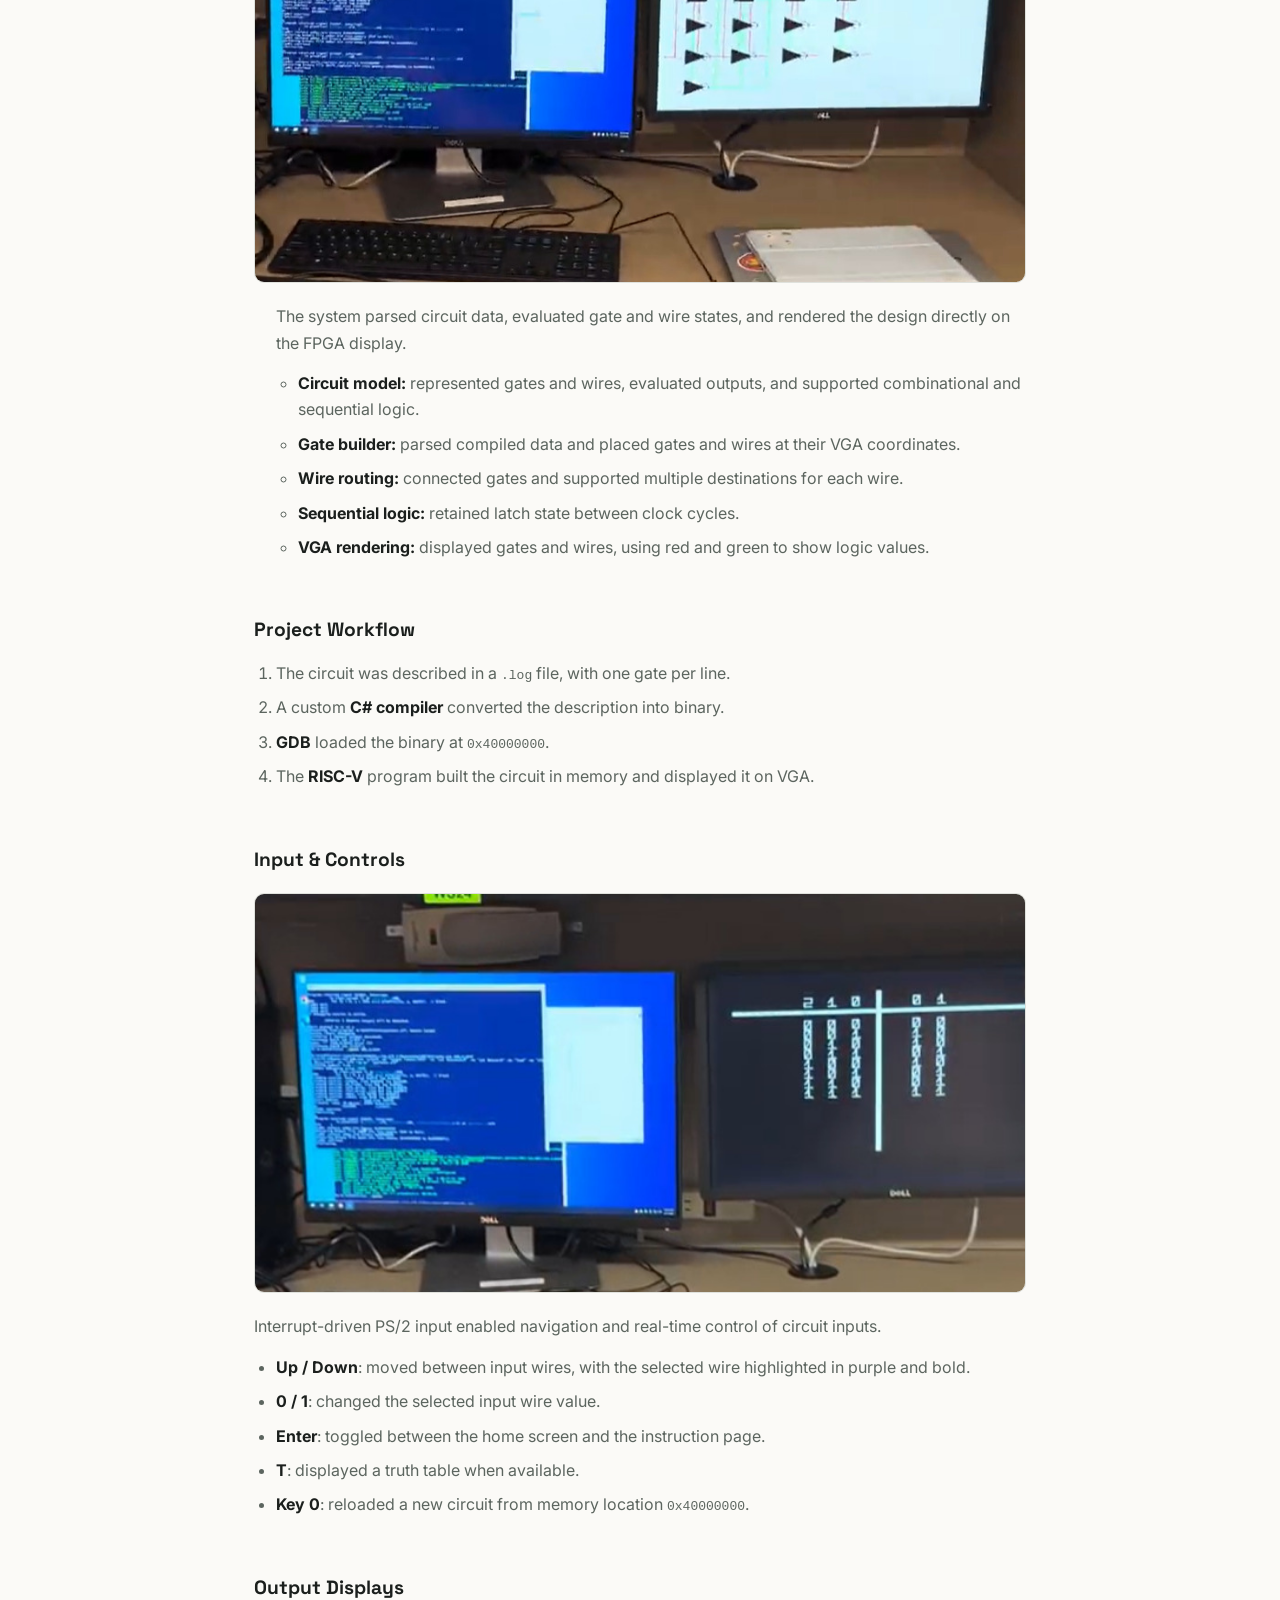
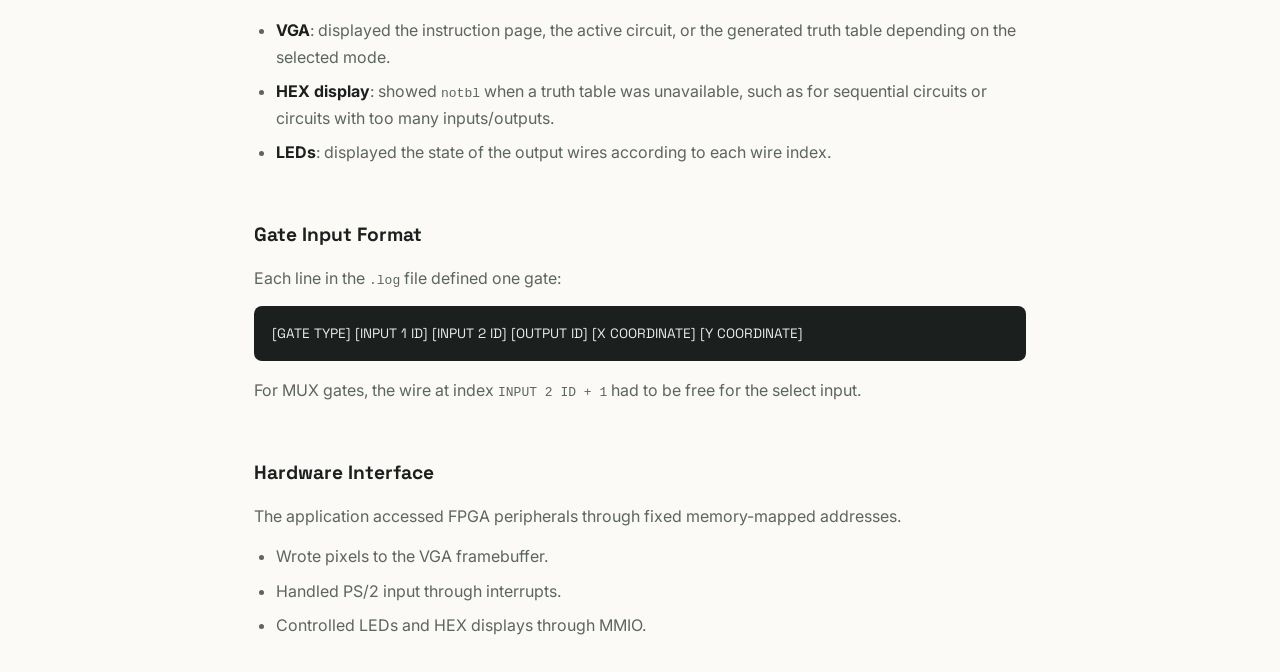
<file: projects/digital-logic-simulator.html>
<!DOCTYPE html>
<html lang="en">

<head>
  <meta charset="UTF-8">
  <meta name="viewport" content="width=device-width, initial-scale=1.0">
  <title>Digital Logic Simulator: Georgia Zhang</title>
  <link rel="preconnect" href="https://fonts.googleapis.com">
  <link rel="preconnect" href="https://fonts.gstatic.com" crossorigin>
  <link
    href="https://fonts.googleapis.com/css2?family=Space+Grotesk:wght@400;500;600;700&family=Inter:wght@400;500;600&display=swap"
    rel="stylesheet">
  <link rel="stylesheet" href="../style.css">
</head>

<body>

  <header>
    <a class="name" href="../index.html">Georgia Zhang</a>
    <nav>
      <a href="../index.html#about">About</a>
      <a href="../index.html#projects">Projects</a>
      <a href="../index.html#skills">Skills</a>
      <a href="../index.html#experience">Experience</a>
      <a href="../index.html#contact">Contact</a>
    </nav>
  </header>

  <section class="detail-hero">
    <a class="back-link" href="../index.html#projects">&larr; Back to projects</a>

    <h1>Digital Logic Simulator</h1>

    <div class="subtitle">
      Bare-metal digital logic simulator running on a RISC-V processor and DE1-SoC FPGA
    </div>

    <div class="tags">
      <span class="tag">C</span>
      <span class="tag">RISC-V</span>
      <span class="tag">MMIO</span>
      <span class="tag">VGA</span>
    </div>

    <div class="detail-photo">
      <img src="../images/digital-logic-simulator.jpg" alt="Digital Logic Simulator">
    </div>

    <p style="color:var(--muted); font-family:var(--mono); font-size:0.85rem; margin-top:18px;">
      March 2026 – May 2026
    </p>

    <div class="callout">
      In compliance with university academic integrity policies, the source code for this project is not public.
    </div>
  </section>

  <section class="detail-section">
    <h2>Overview</h2>

    <p>
      A bare-metal digital logic simulator for the <b>RISC-V</b> processor on the DE1-SoC FPGA. Users described circuits
      in a <code>.log</code> file, loaded them into memory, and interacted with them through PS/2 and VGA.
    </p>

    <p>
      It supported combinational and sequential logic, live wire-state visualization, input control, and truth tables
      for smaller combinational circuits.
    </p>
  </section>

  <section class="detail-section">
    <h2>System Architecture</h2>
    <div class="detail-photo detail-photo-small">
      <img src="../images/circuitvga.jpg" alt="Circuit VGA Display">
    </div>
    <ul>
      <p>
        The system parsed circuit data, evaluated gate and wire states, and rendered the design directly on the FPGA
        display.
      </p>

      <ul>
        <li>
          <b>Circuit model:</b> represented gates and wires, evaluated outputs, and supported combinational and
          sequential
          logic.
        </li>

        <li>
          <b>Gate builder:</b> parsed compiled data and placed gates and wires at their VGA coordinates.
        </li>

        <li>
          <b>Wire routing:</b> connected gates and supported multiple destinations for each wire.
        </li>

        <li>
          <b>Sequential logic:</b> retained latch state between clock cycles.
        </li>

        <li>
          <b>VGA rendering:</b> displayed gates and wires, using red and green to show logic values.
        </li>
      </ul>
  </section>

  <section class="detail-section">
    <h2>Project Workflow</h2>

    <ol>
      <li>
        The circuit was described in a <code>.log</code> file, with one gate per line.
      </li>

      <li>
        A custom <b>C# compiler</b> converted the description into binary.
      </li>

      <li>
        <b>GDB</b> loaded the binary at <code>0x40000000</code>.
      </li>

      <li>
        The <b>RISC-V</b> program built the circuit in memory and displayed it on VGA.
      </li>
    </ol>
  </section>

  <section class="detail-section">
    <h2>Input &amp; Controls</h2>

    <div class="detail-photo detail-photo-small">
      <img src="../images/truthtable.jpg" alt="Truth Table">
    </div>

    <p>
      Interrupt-driven PS/2 input enabled navigation and real-time control of circuit inputs.
    </p>

    <ul>
      <li><b>Up / Down</b>: moved between input wires, with the selected wire highlighted in purple and bold.</li>
      <li><b>0 / 1</b>: changed the selected input wire value.</li>
      <li><b>Enter</b>: toggled between the home screen and the instruction page.</li>
      <li><b>T</b>: displayed a truth table when available.</li>
      <li><b>Key 0</b>: reloaded a new circuit from memory location <code>0x40000000</code>.</li>
    </ul>
  </section>

  <section class="detail-section">
    <h2>Output Displays</h2>

    <ul>
      <li>
        <b>VGA</b>: displayed the instruction page, the active circuit, or the generated truth table depending on the
        selected mode.
      </li>

      <li>
        <b>HEX display</b>: showed <code>notbl</code> when a truth table was unavailable, such as for sequential
        circuits or circuits with too many inputs/outputs.
      </li>

      <li>
        <b>LEDs</b>: displayed the state of the output wires according to each wire index.
      </li>
    </ul>
  </section>

  <section class="detail-section">
    <h2>Gate Input Format</h2>

    <p>
      Each line in the <code>.log</code> file defined one gate:
    </p>

    <div class="code-block">
      [GATE TYPE] [INPUT 1 ID] [INPUT 2 ID] [OUTPUT ID] [X COORDINATE] [Y COORDINATE]
    </div>

    <p>
      For MUX gates, the wire at index <code>INPUT 2 ID + 1</code> had to be free for the select input.
    </p>
  </section>

  <section class="detail-section">
    <h2>Hardware Interface</h2>

    <p>
      The application accessed FPGA peripherals through fixed memory-mapped addresses.
    </p>

    <ul>
      <li>Wrote pixels to the VGA framebuffer.</li>
      <li>Handled PS/2 input through interrupts.</li>
      <li>Controlled LEDs and HEX displays through MMIO.</li>
    </ul>
  </section>

</body>

</html>
</file>
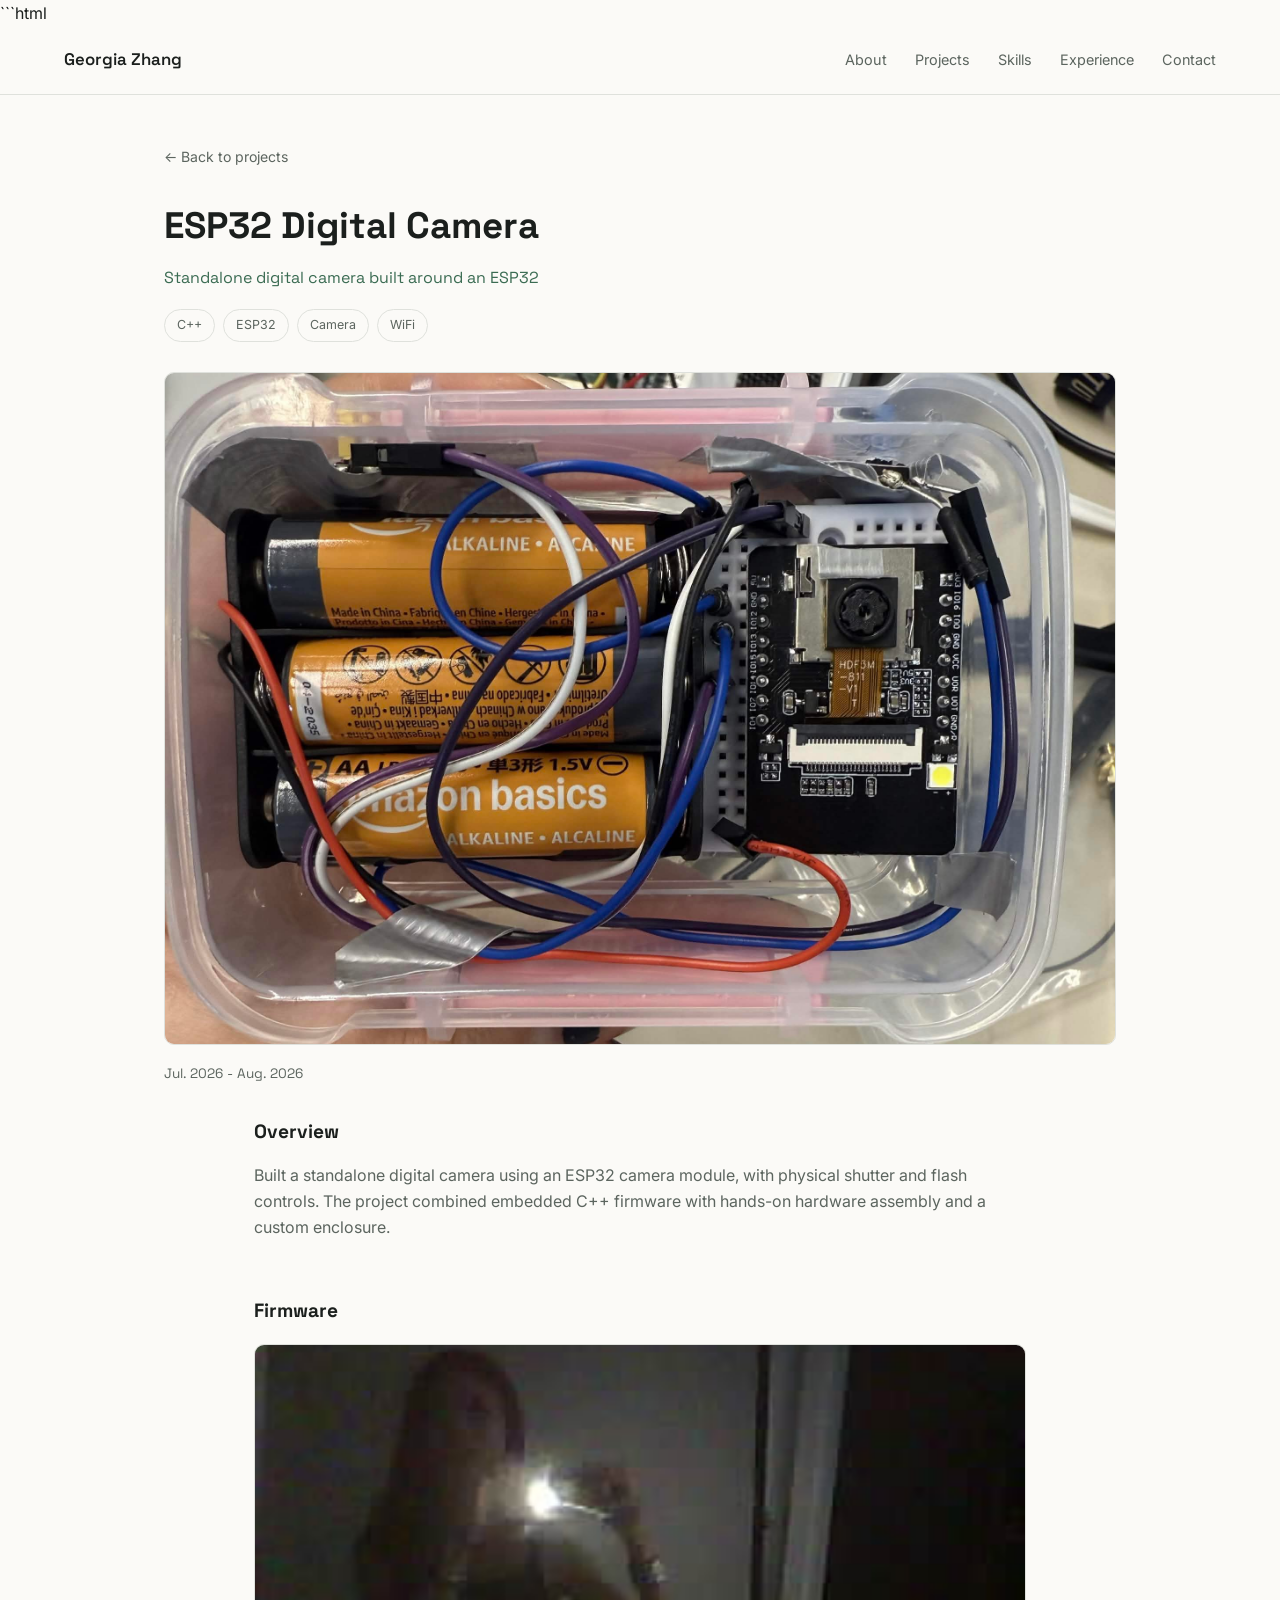
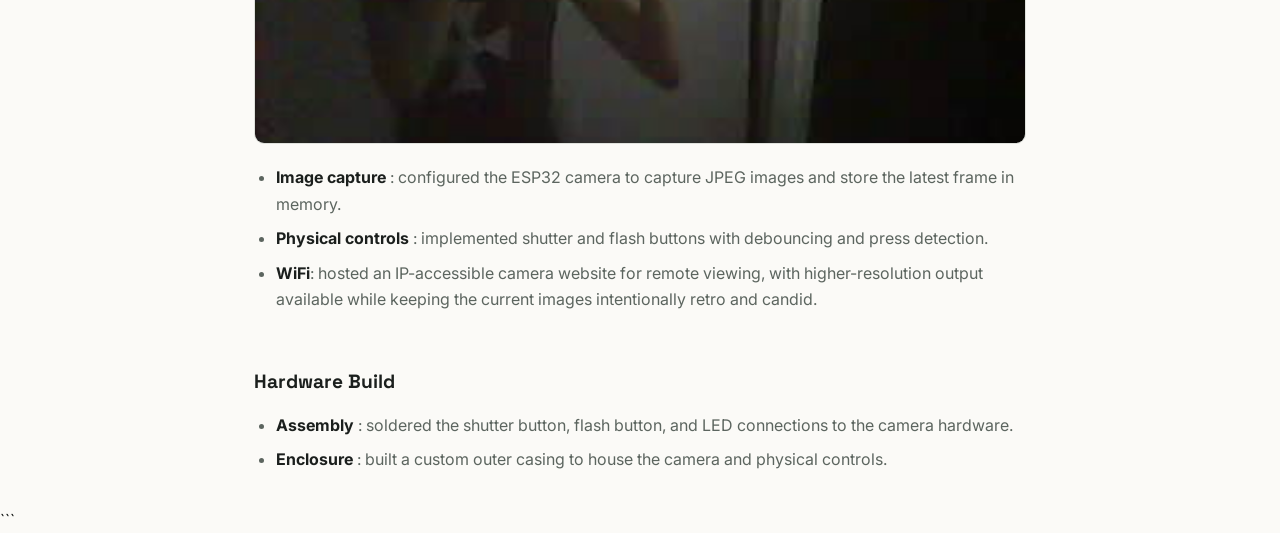
<file: projects/esp32-digital-camera.html>
```html
<!DOCTYPE html>
<html lang="en">

<head>
  <meta charset="UTF-8">
  <meta name="viewport" content="width=device-width, initial-scale=1.0">
  <title>ESP32 Digital Camera: Georgia Zhang</title>
  <link rel="preconnect" href="https://fonts.googleapis.com">
  <link rel="preconnect" href="https://fonts.gstatic.com" crossorigin>
  <link
    href="https://fonts.googleapis.com/css2?family=Space+Grotesk:wght@400;500;600;700&family=Inter:wght@400;500;600&display=swap"
    rel="stylesheet">
  <link rel="stylesheet" href="../style.css">
</head>

<body>

  <header>
    <a class="name" href="../index.html">Georgia Zhang</a>
    <nav>
      <a href="../index.html#about">About</a>
      <a href="../index.html#projects">Projects</a>
      <a href="../index.html#skills">Skills</a>
      <a href="../index.html#experience">Experience</a>
      <a href="../index.html#contact">Contact</a>
    </nav>
  </header>

  <section class="detail-hero">
    <a class="back-link" href="../index.html#projects">&larr; Back to projects</a>

    <h1>ESP32 Digital Camera</h1>
    <div class="subtitle">Standalone digital camera built around an ESP32</div>

    <div class="tags">
      <span class="tag">C++</span>
      <span class="tag">ESP32</span>
      <span class="tag">Camera</span>
      <span class="tag">WiFi</span>
    </div>

    <div class="detail-photo">
      <img src="../images/esp32-camera.jpg" alt="ESP32 Digital Camera">
    </div>

    <p style="color:var(--muted); font-family:var(--mono); font-size:0.85rem; margin-top:18px;">
      Jul. 2026 - Aug. 2026
    </p>
  </section>

  <section class="detail-section">
    <h2>Overview</h2>
    <p>
      Built a standalone digital camera using an ESP32 camera module, with physical
      shutter and flash controls. The project combined embedded C++ firmware with
      hands-on hardware assembly and a custom enclosure.
    </p>
  </section>

  <section class="detail-section">
    <h2>Firmware</h2>
    <div class="detail-photo detail-photo-small">
      <img src="../images/esp32test.jpg" alt="ESP32 Test">
    </div>
    <ul>
      <li><b>Image capture</b> : configured the ESP32 camera to capture JPEG images and store the latest frame in
        memory.</li>
      <li><b>Physical controls</b> : implemented shutter and flash buttons with debouncing and press detection.</li>
      <li><b>WiFi</b>: hosted an IP-accessible camera website for remote viewing, with higher-resolution output available while keeping the current images intentionally retro and candid.</li>
    </ul>
  </section>

  <section class="detail-section">
    <h2>Hardware Build</h2>
    <ul>
      <li><b>Assembly</b> : soldered the shutter button, flash button, and LED connections to the camera hardware.</li>
      <li><b>Enclosure</b> : built a custom outer casing to house the camera and physical controls.</li>
    </ul>
  </section>

</body>

</html>
```
</file>
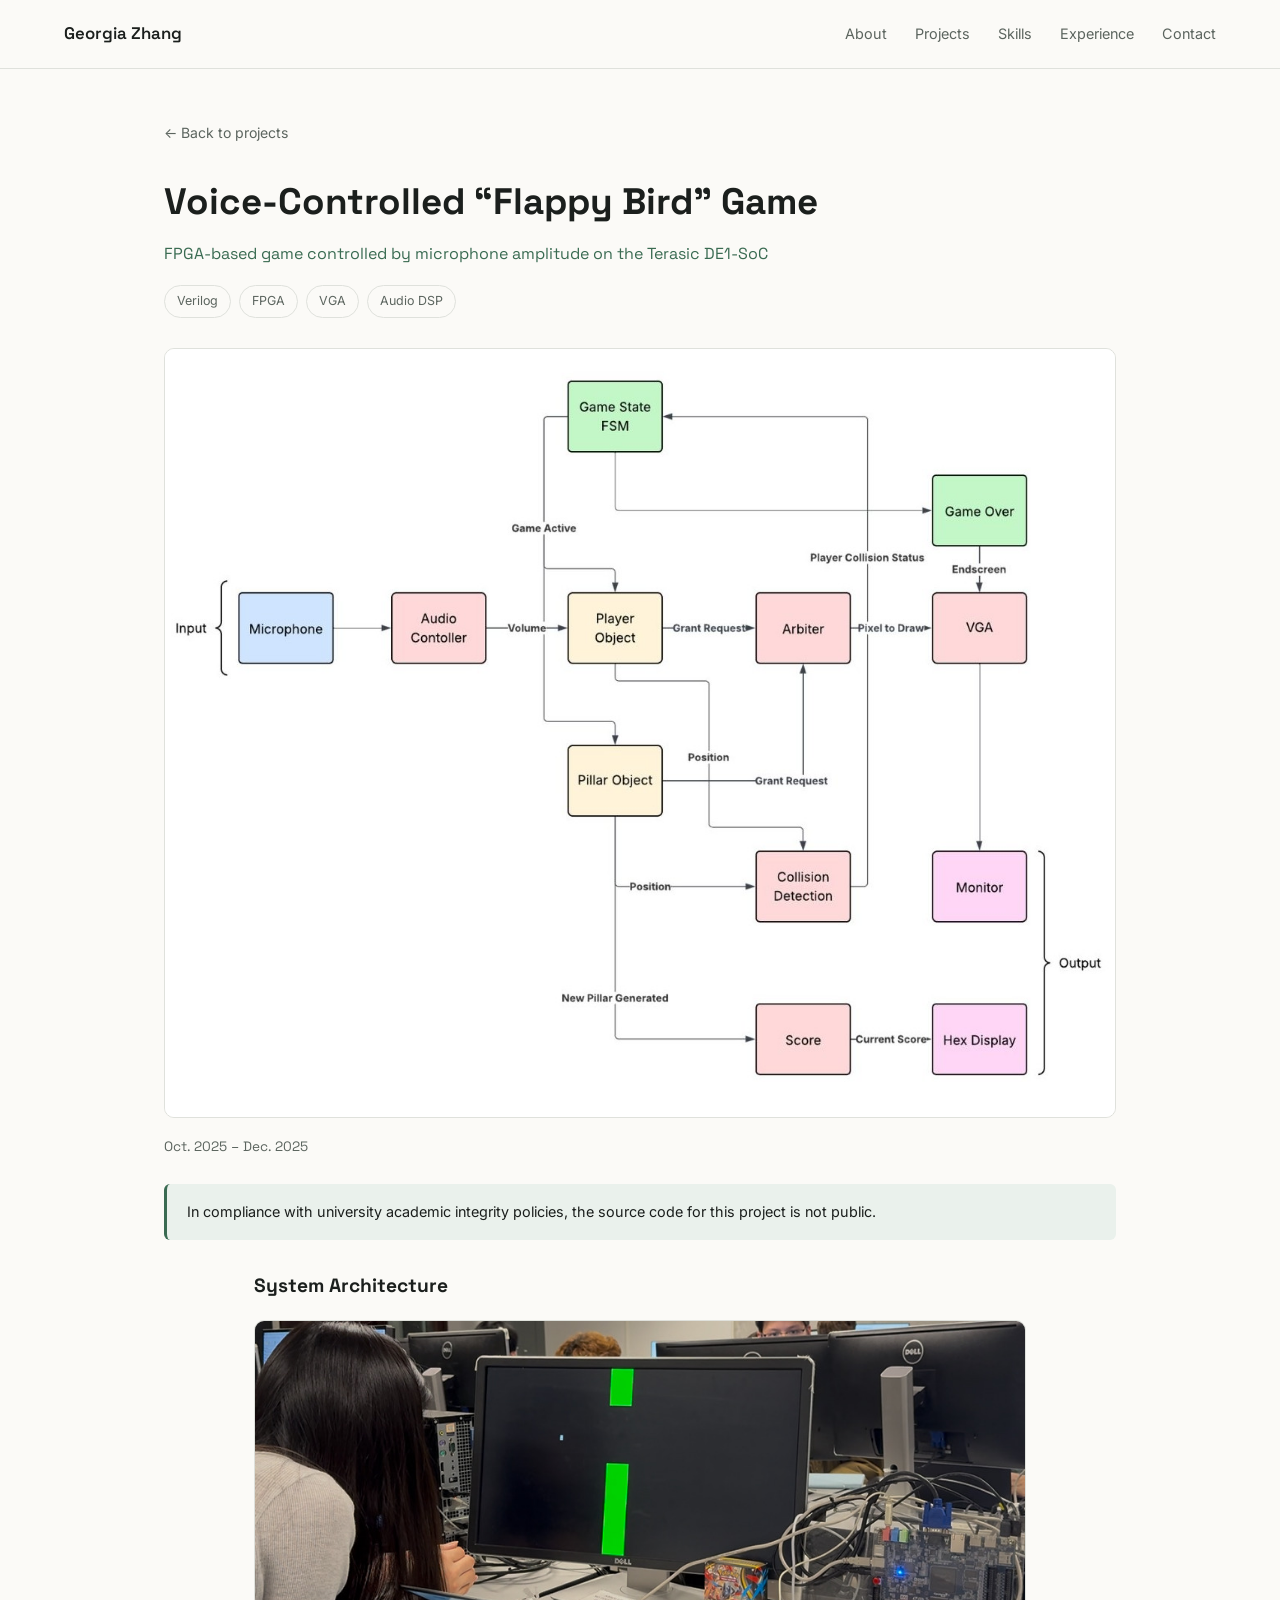
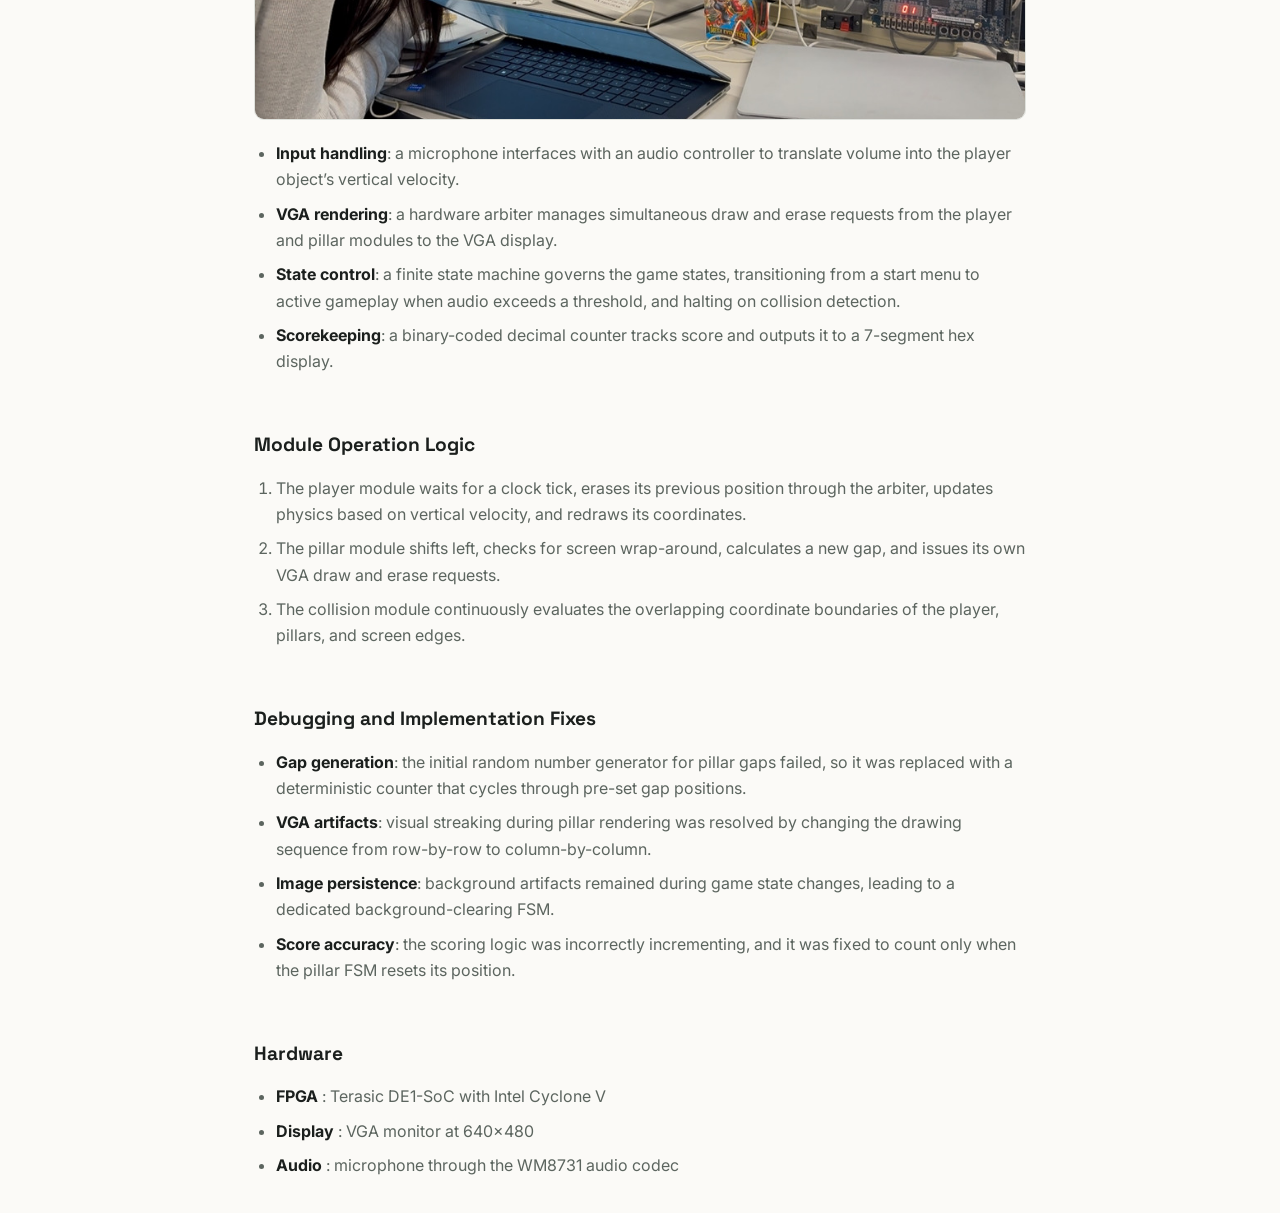
<file: projects/flappy-bird-fpga.html>
<!DOCTYPE html>
<html lang="en">

<head>
  <meta charset="UTF-8">
  <meta name="viewport" content="width=device-width, initial-scale=1.0">
  <title>Voice-Controlled Flappy Bird (FPGA): Georgia Zhang</title>
  <link rel="preconnect" href="https://fonts.googleapis.com">
  <link rel="preconnect" href="https://fonts.gstatic.com" crossorigin>
  <link
    href="https://fonts.googleapis.com/css2?family=Space+Grotesk:wght@400;500;600;700&family=Inter:wght@400;500;600&display=swap"
    rel="stylesheet">
  <link rel="stylesheet" href="../style.css">
</head>

<body>

  <header>
    <a class="name" href="../index.html">Georgia Zhang</a>
    <nav>
      <a href="../index.html#about">About</a>
      <a href="../index.html#projects">Projects</a>
      <a href="../index.html#skills">Skills</a>
      <a href="../index.html#experience">Experience</a>
      <a href="../index.html#contact">Contact</a>
    </nav>
  </header>

  <section class="detail-hero">
    <a class="back-link" href="../index.html#projects">&larr; Back to projects</a>
    <h1>Voice-Controlled “Flappy Bird” Game</h1>
    <div class="subtitle">FPGA-based game controlled by microphone amplitude on the Terasic DE1-SoC</div>

    <div class="tags">
      <span class="tag">Verilog</span>
      <span class="tag">FPGA</span>
      <span class="tag">VGA</span>
      <span class="tag">Audio DSP</span>
    </div>

    <div class="detail-photo">
      <img src="../images/flappy-bird-fpga.jpg" alt="Voice-Controlled Flappy Bird">
    </div>

    <p style="color:var(--muted); font-family:var(--mono); font-size:0.85rem; margin-top:18px;">
      Oct. 2025 – Dec. 2025
    </p>

    <div class="callout">
      In compliance with university academic integrity policies, the source code for this project is not public.
    </div>
  </section>

  <section class="detail-section">
    <h2>System Architecture</h2>
    <div class="detail-photo detail-photo-small">
      <img src="../images/flappybird.jpg" alt="Flappy Bird">
    </div>
    <ul>
      <li><b>Input handling</b>: a microphone interfaces with an audio controller to translate volume into the player
        object’s vertical velocity.</li>
      <li><b>VGA rendering</b>: a hardware arbiter manages simultaneous draw and erase requests from the player and
        pillar modules to the VGA display.</li>
      <li><b>State control</b>: a finite state machine governs the game states, transitioning from a start menu to
        active gameplay when audio exceeds a threshold, and halting on collision detection.</li>
      <li><b>Scorekeeping</b>: a binary-coded decimal counter tracks score and outputs it to a 7-segment hex display.
      </li>
    </ul>
  </section>

  <section class="detail-section">
    <h2>Module Operation Logic</h2>
    <ol>
      <li>The player module waits for a clock tick, erases its previous position through the arbiter, updates physics
        based on vertical velocity, and redraws its coordinates.</li>
      <li>The pillar module shifts left, checks for screen wrap-around, calculates a new gap, and issues its own VGA
        draw and erase requests.</li>
      <li>The collision module continuously evaluates the overlapping coordinate boundaries of the player, pillars, and
        screen edges.</li>
    </ol>
  </section>

  <section class="detail-section">
    <h2>Debugging and Implementation Fixes</h2>
    <ul>
      <li><b>Gap generation</b>: the initial random number generator for pillar gaps failed, so it was replaced with a
        deterministic counter that cycles through pre-set gap positions.</li>
      <li><b>VGA artifacts</b>: visual streaking during pillar rendering was resolved by changing the drawing sequence
        from row-by-row to column-by-column.</li>
      <li><b>Image persistence</b>: background artifacts remained during game state changes, leading to a dedicated
        background-clearing FSM.</li>
      <li><b>Score accuracy</b>: the scoring logic was incorrectly incrementing, and it was fixed to count only when the
        pillar FSM resets its position.</li>
    </ul>
  </section>

  <section class="detail-section">
    <h2>Hardware</h2>
    <ul>
      <li><b>FPGA</b> : Terasic DE1-SoC with Intel Cyclone V</li>
      <li><b>Display</b> : VGA monitor at 640x480</li>
      <li><b>Audio</b> : microphone through the WM8731 audio codec</li>
    </ul>
  </section>

</body>

</html>
</file>
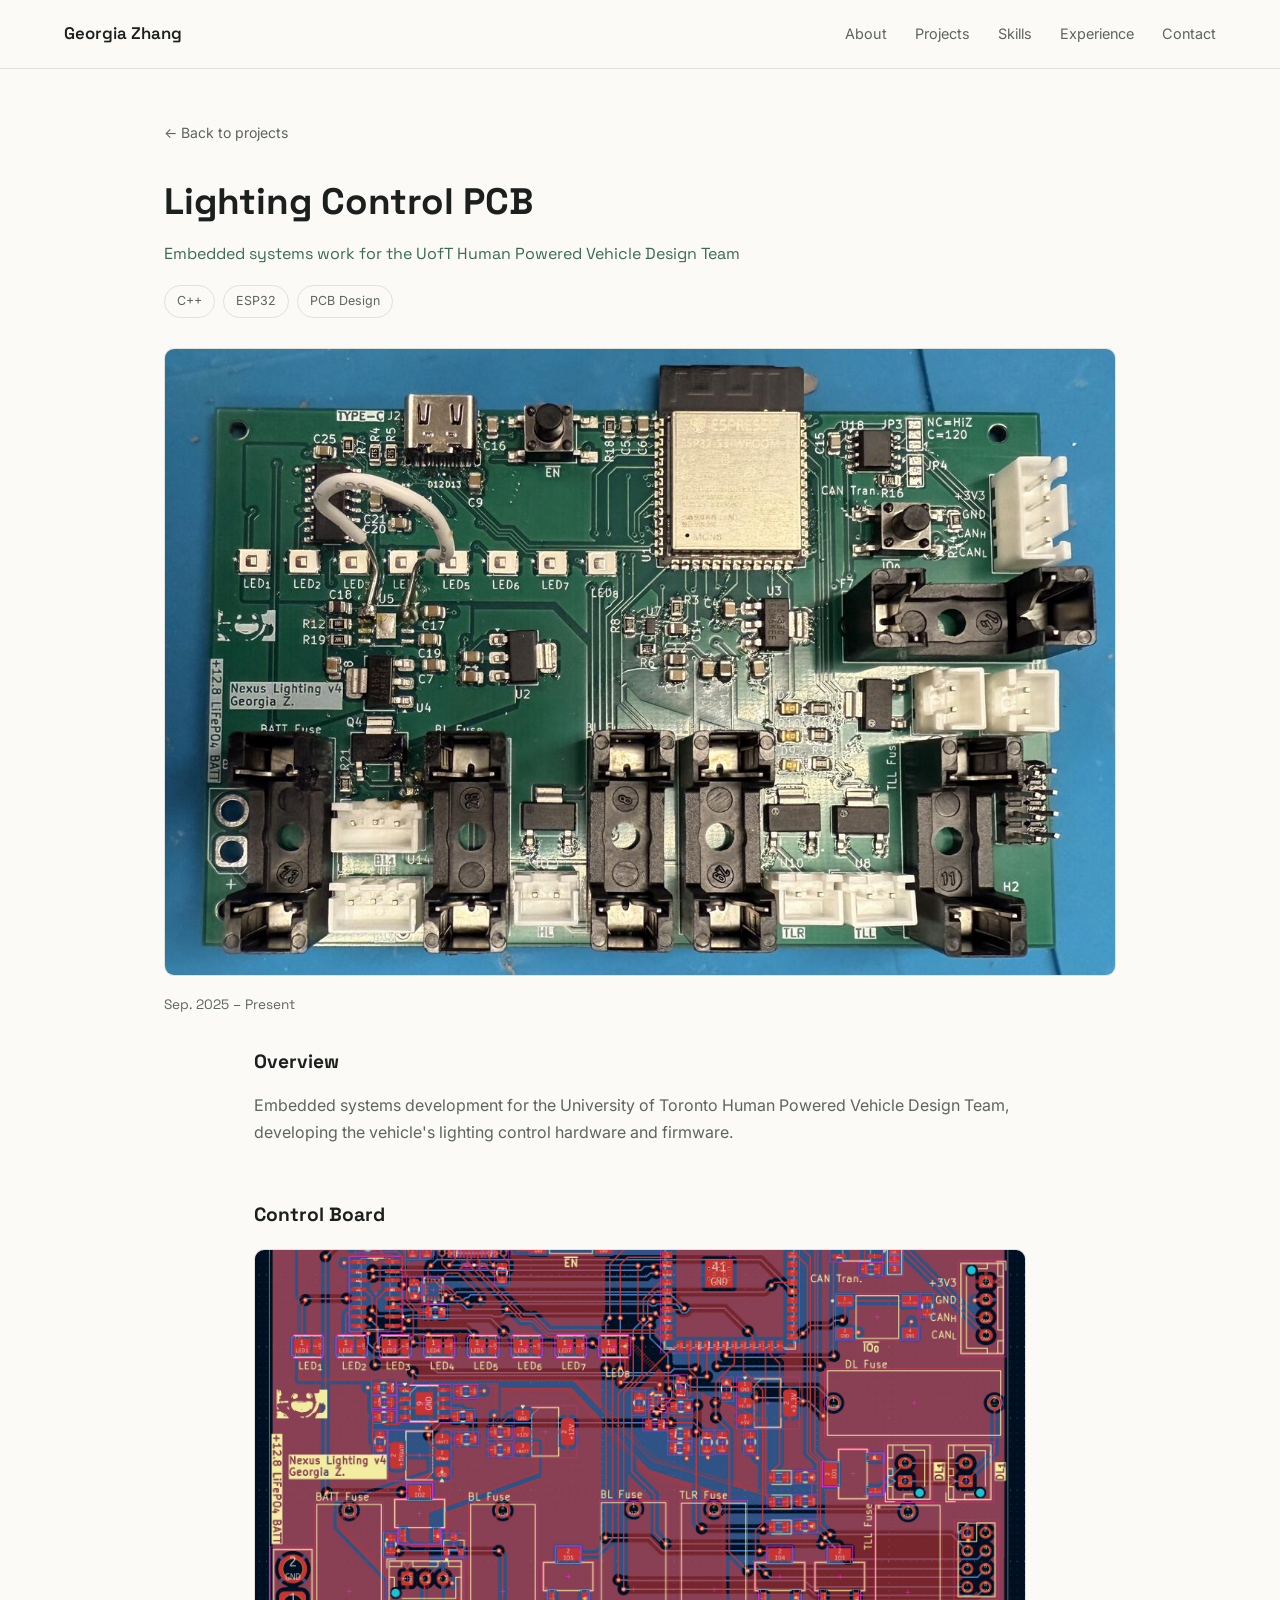
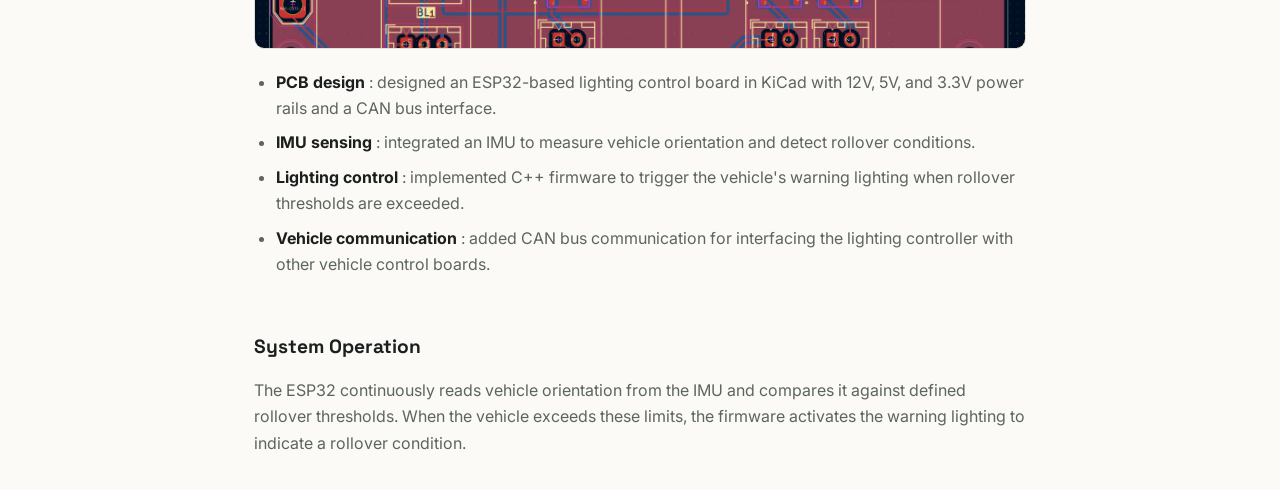
<file: projects/hpv.html>
<!DOCTYPE html>
<html lang="en">

<head>
  <meta charset="UTF-8">
  <meta name="viewport" content="width=device-width, initial-scale=1.0">
  <title>Human Powered Vehicle: Georgia Zhang</title>
  <link rel="preconnect" href="https://fonts.googleapis.com">
  <link rel="preconnect" href="https://fonts.gstatic.com" crossorigin>
  <link
    href="https://fonts.googleapis.com/css2?family=Space+Grotesk:wght@400;500;600;700&family=Inter:wght@400;500;600&display=swap"
    rel="stylesheet">
  <link rel="stylesheet" href="../style.css">
</head>

<body>

  <header>
    <a class="name" href="../index.html">Georgia Zhang</a>
    <nav>
      <a href="../index.html#about">About</a>
      <a href="../index.html#projects">Projects</a>
      <a href="../index.html#skills">Skills</a>
      <a href="../index.html#experience">Experience</a>
      <a href="../index.html#contact">Contact</a>
    </nav>
  </header>

  <section class="detail-hero">
    <a class="back-link" href="../index.html#projects">&larr; Back to projects</a>
    <h1>Lighting Control PCB</h1>
    <div class="subtitle">Embedded systems work for the UofT Human Powered Vehicle Design Team</div>

    <div class="tags">
      <span class="tag">C++</span>
      <span class="tag">ESP32</span>
      <span class="tag">PCB Design</span>
    </div>

    <div class="detail-photo">
      <img src="../images/hpv.jpg" alt="Human Powered Vehicle Lighting PCB">
    </div>

    <p style="color:var(--muted); font-family:var(--mono); font-size:0.85rem; margin-top:18px;">
      Sep. 2025 – Present
    </p>
  </section>

  <section class="detail-section">
    <h2>Overview</h2>
    <p>
      Embedded systems development for the University of Toronto Human Powered Vehicle Design Team,
      developing the vehicle's lighting control hardware and firmware.
    </p>
  </section>

  <section class="detail-section">
    <h2>Control Board</h2>
    <div class="detail-photo detail-photo-small">
      <img src="../images/lightingpcb.jpg" alt="Lighting Control PCB">
    </div>
    <ul>
      <li><b>PCB design</b> : designed an ESP32-based lighting control board in KiCad with 12V, 5V, and 3.3V
        power rails and a CAN bus interface.</li>
      <li><b>IMU sensing</b> : integrated an IMU to measure vehicle orientation and detect rollover conditions.</li>
      <li><b>Lighting control</b> : implemented C++ firmware to trigger the vehicle's warning lighting when
        rollover thresholds are exceeded.</li>
      <li><b>Vehicle communication</b> : added CAN bus communication for interfacing the lighting controller
        with other vehicle control boards.</li>
    </ul>
  </section>

  <section class="detail-section">
    <h2>System Operation</h2>
    <p>
      The ESP32 continuously reads vehicle orientation from the IMU and compares it against defined rollover
      thresholds. When the vehicle exceeds these limits, the firmware activates the warning lighting to indicate
      a rollover condition.
    </p>
  </section>

</body>

</html>
</file>
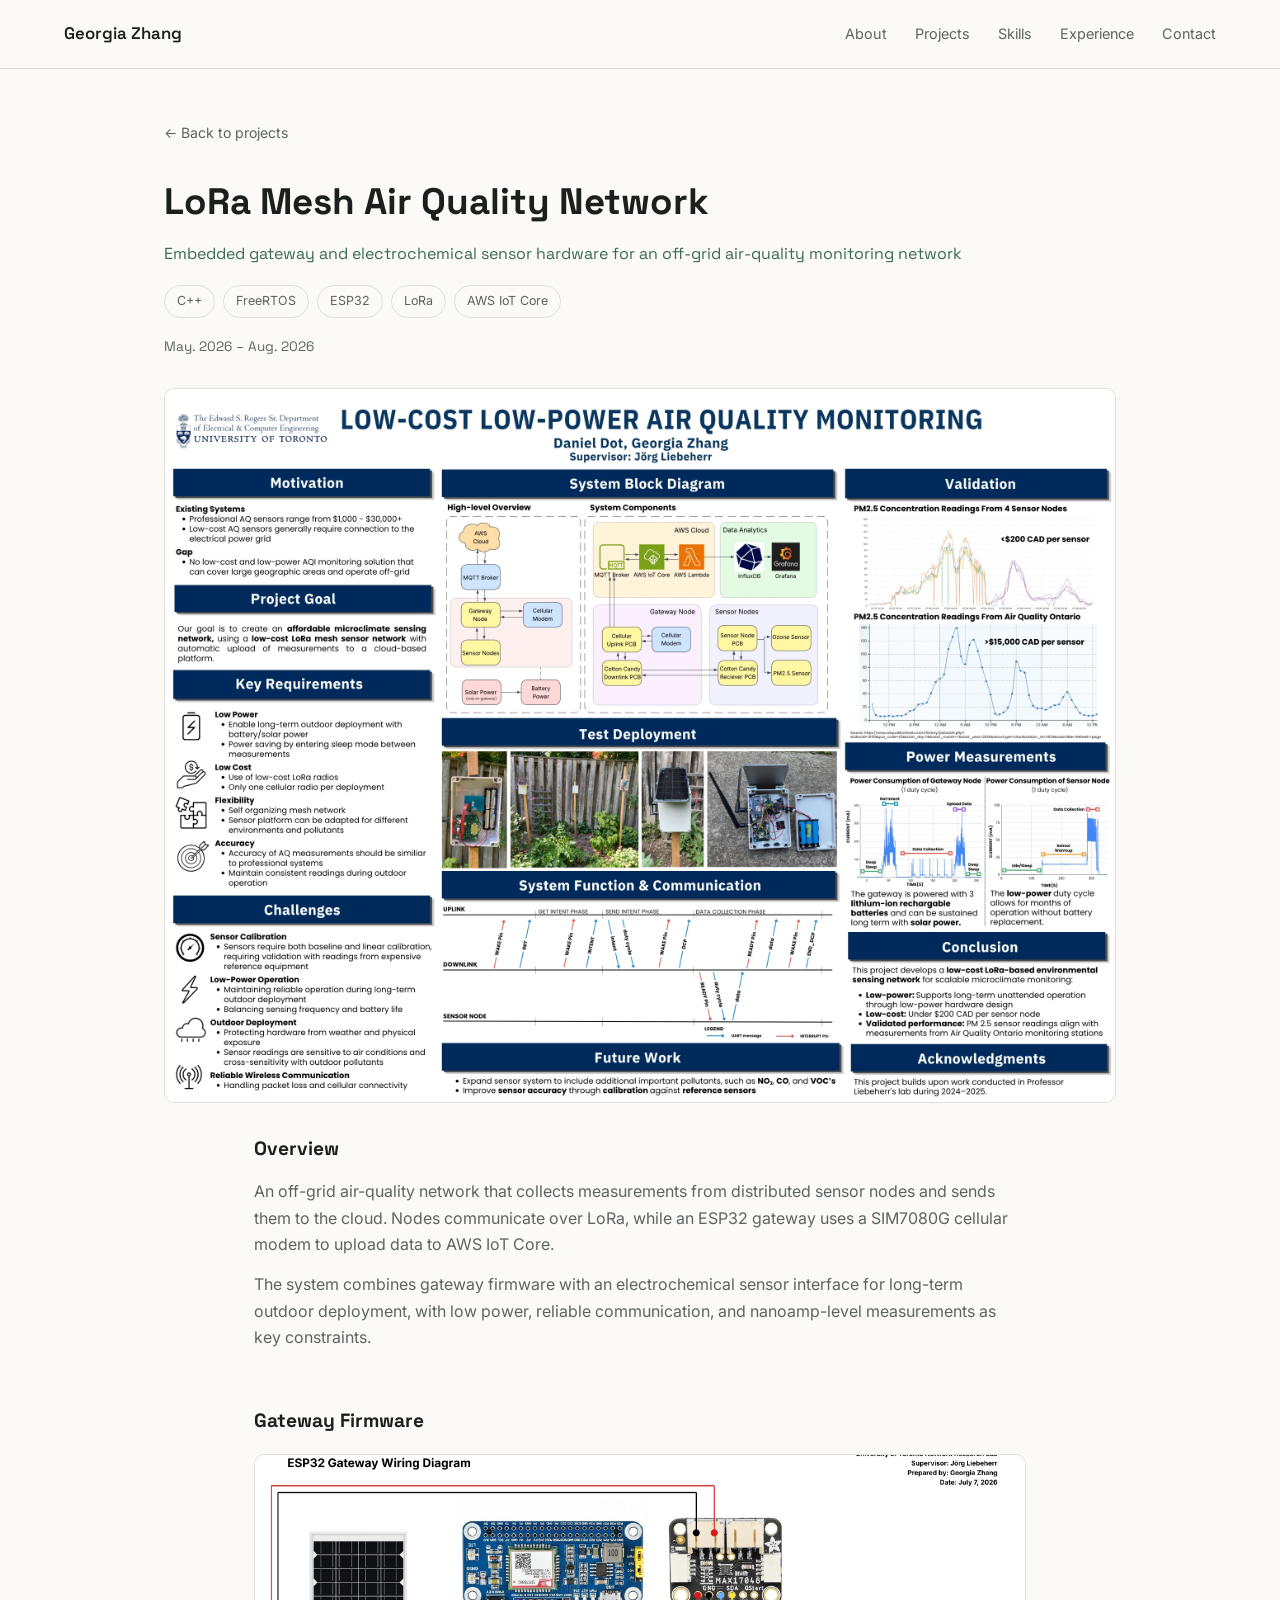
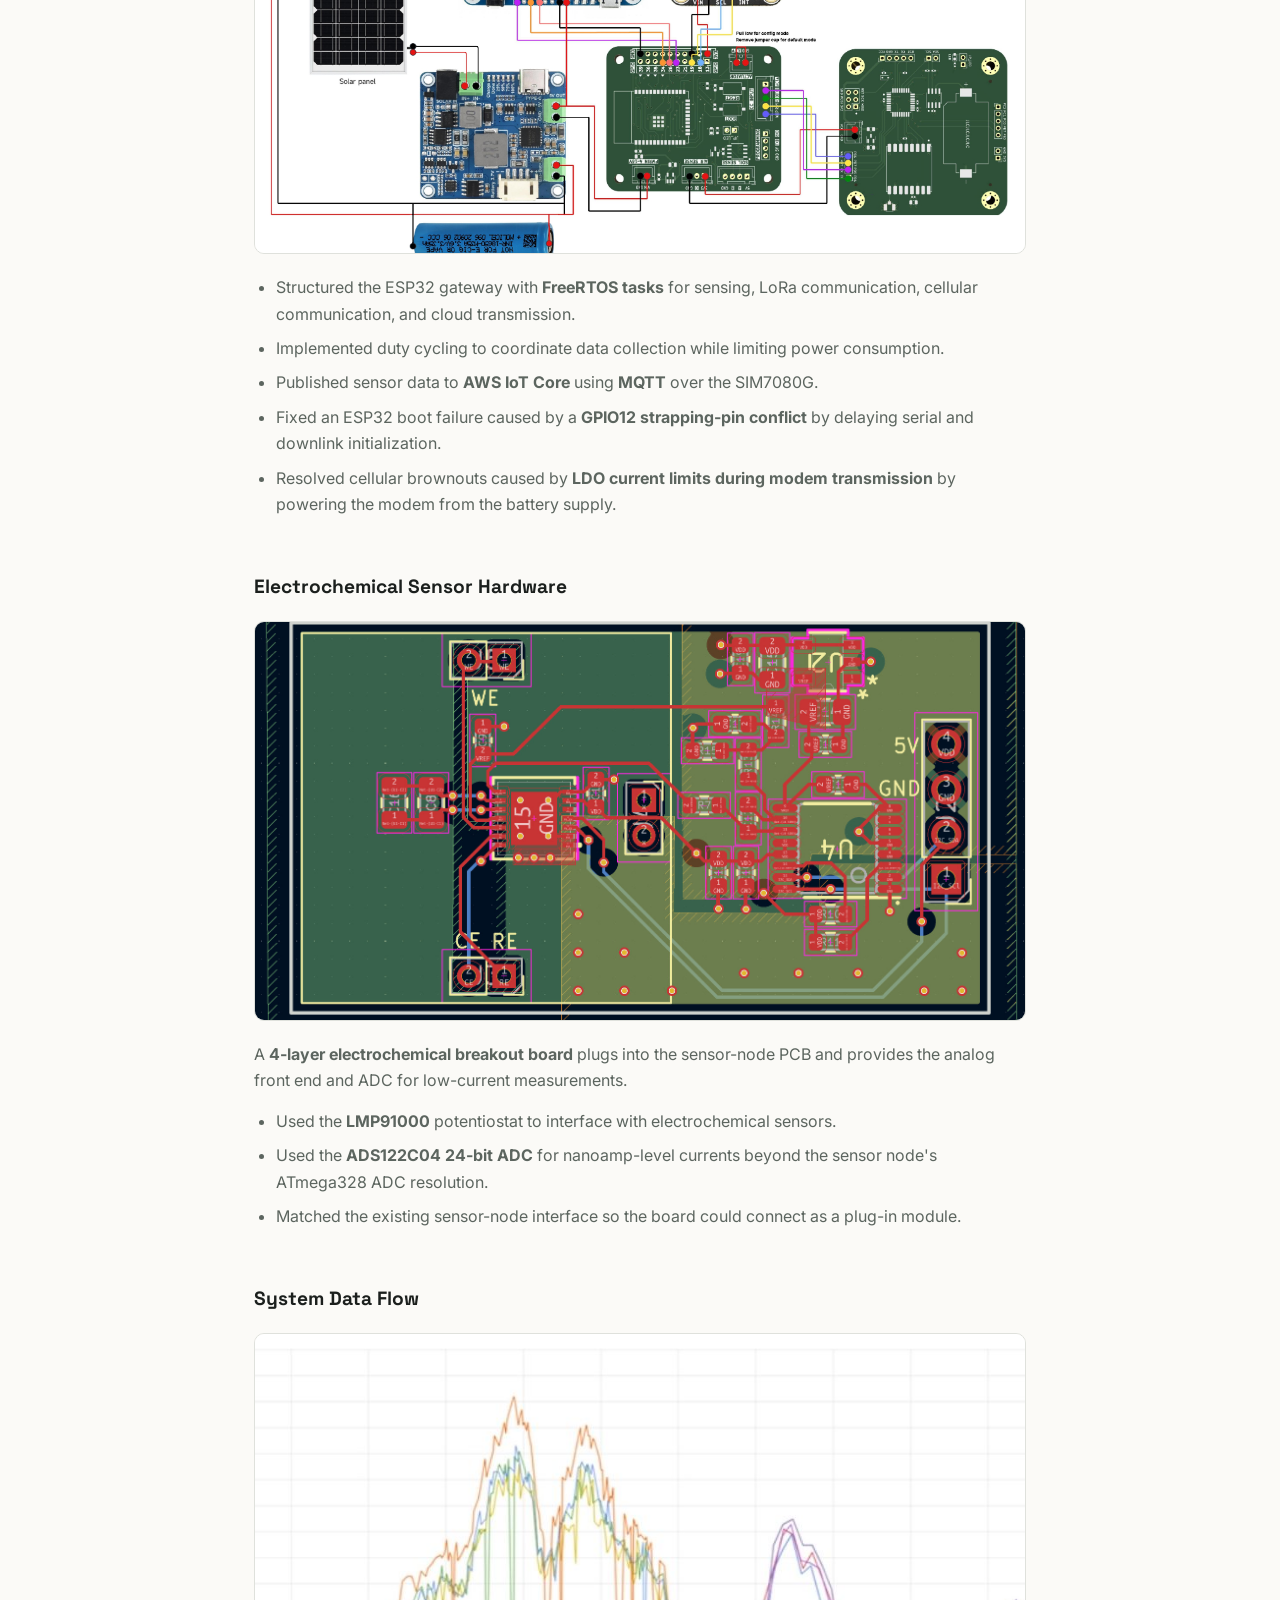
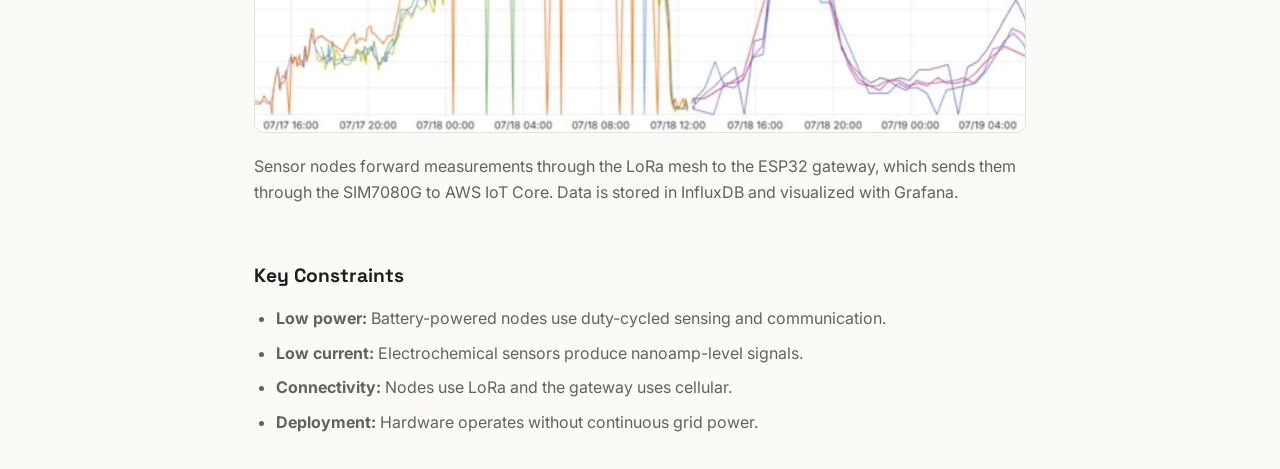
<file: projects/lora-gateway.html>
<!DOCTYPE html>
<html lang="en">

<head>
  <meta charset="UTF-8">
  <meta name="viewport" content="width=device-width, initial-scale=1.0">
  <title>LoRa Mesh Air Quality Network: Georgia Zhang</title>
  <link rel="preconnect" href="https://fonts.googleapis.com">
  <link rel="preconnect" href="https://fonts.gstatic.com" crossorigin>
  <link
    href="https://fonts.googleapis.com/css2?family=Space+Grotesk:wght@400;500;600;700&family=Inter:wght@400;500;600&display=swap"
    rel="stylesheet">
  <link rel="stylesheet" href="../style.css">
</head>

<body>

  <header>
    <a class="name" href="../index.html">Georgia Zhang</a>
    <nav>
      <a href="../index.html#about">About</a>
      <a href="../index.html#projects">Projects</a>
      <a href="../index.html#skills">Skills</a>
      <a href="../index.html#experience">Experience</a>
      <a href="../index.html#contact">Contact</a>
    </nav>
  </header>

  <section class="detail-hero">
    <a class="back-link" href="../index.html#projects">&larr; Back to projects</a>

    <h1>LoRa Mesh Air Quality Network</h1>

    <div class="subtitle">
      Embedded gateway and electrochemical sensor hardware for an off-grid air-quality monitoring network
    </div>

    <div class="tags">
      <span class="tag">C++</span>
      <span class="tag">FreeRTOS</span>
      <span class="tag">ESP32</span>
      <span class="tag">LoRa</span>
      <span class="tag">AWS IoT Core</span>
    </div>
    <p style="color:var(--muted); font-family:var(--mono); font-size:0.85rem; margin-top:18px;">
      May. 2026 – Aug. 2026
    </p>
    <div class="detail-photo">
      <img src="../images/lora-gateway.jpg" alt="LoRa Mesh Air Quality Gateway">
    </div>
  </section>

  <section class="detail-section">
    <h2>Overview</h2>
    <p>
      An off-grid air-quality network that collects measurements from distributed sensor nodes and sends them to the
      cloud. Nodes communicate over LoRa, while an ESP32 gateway uses a SIM7080G cellular modem to upload data to AWS
      IoT Core.
    </p>
    <p>
      The system combines gateway firmware with an electrochemical sensor interface for long-term outdoor deployment,
      with low power, reliable communication, and nanoamp-level measurements as key constraints.
    </p>
  </section>

  <section class="detail-section">
    <h2>Gateway Firmware</h2>
    <div class="detail-photo detail-photo-small">
      <img src="../images/gatewaywiring.jpg" alt="Gateway firmware wiring">
    </div>
    <ul>
      <li>
        Structured the ESP32 gateway with <strong>FreeRTOS tasks</strong> for sensing, LoRa communication, cellular
        communication, and cloud transmission.
      </li>
      <li>
        Implemented duty cycling to coordinate data collection while limiting power consumption.
      </li>
      <li>
        Published sensor data to <strong>AWS IoT Core</strong> using <strong>MQTT</strong> over the SIM7080G.
      </li>
      <li>
        Fixed an ESP32 boot failure caused by a <strong>GPIO12 strapping-pin conflict</strong> by delaying serial and
        downlink initialization.
      </li>
      <li>
        Resolved cellular brownouts caused by <strong>LDO current limits during modem transmission</strong> by powering
        the modem from the battery supply.
      </li>
    </ul>
  </section>

  <section class="detail-section">
    <h2>Electrochemical Sensor Hardware</h2>
    <div class="detail-photo detail-photo-small">
      <img src="../images/electrochempcb.jpg" alt="Electrochemical sensor board">
    </div>
    <p>
      A <strong>4-layer electrochemical breakout board</strong> plugs into the sensor-node PCB and provides the analog
      front end and ADC for low-current measurements.
    </p>

    <ul>
      <li>
        Used the <strong>LMP91000</strong> potentiostat to interface with electrochemical sensors.
      </li>
      <li>
        Used the <strong>ADS122C04 24-bit ADC</strong> for nanoamp-level currents beyond the sensor node's ATmega328 ADC
        resolution.
      </li>
      <li>
        Matched the existing sensor-node interface so the board could connect as a plug-in module.
      </li>
    </ul>
  </section>

  <section class="detail-section">
    <h2>System Data Flow</h2>
    <div class="detail-photo detail-photo-small">
      <img src="../images/grafana.jpg" alt="Grafana visualization">
    </div>
    <p>
      Sensor nodes forward measurements through the LoRa mesh to the ESP32 gateway, which sends them through the
      SIM7080G to AWS IoT Core. Data is stored in InfluxDB and visualized with Grafana.
    </p>
  </section>

  <section class="detail-section">
    <h2>Key Constraints</h2>
    <ul>
      <li><strong>Low power:</strong> Battery-powered nodes use duty-cycled sensing and communication.</li>
      <li><strong>Low current:</strong> Electrochemical sensors produce nanoamp-level signals.</li>
      <li><strong>Connectivity:</strong> Nodes use LoRa and the gateway uses cellular.</li>
      <li><strong>Deployment:</strong> Hardware operates without continuous grid power.</li>
    </ul>
  </section>

</body>

</html>
</file>
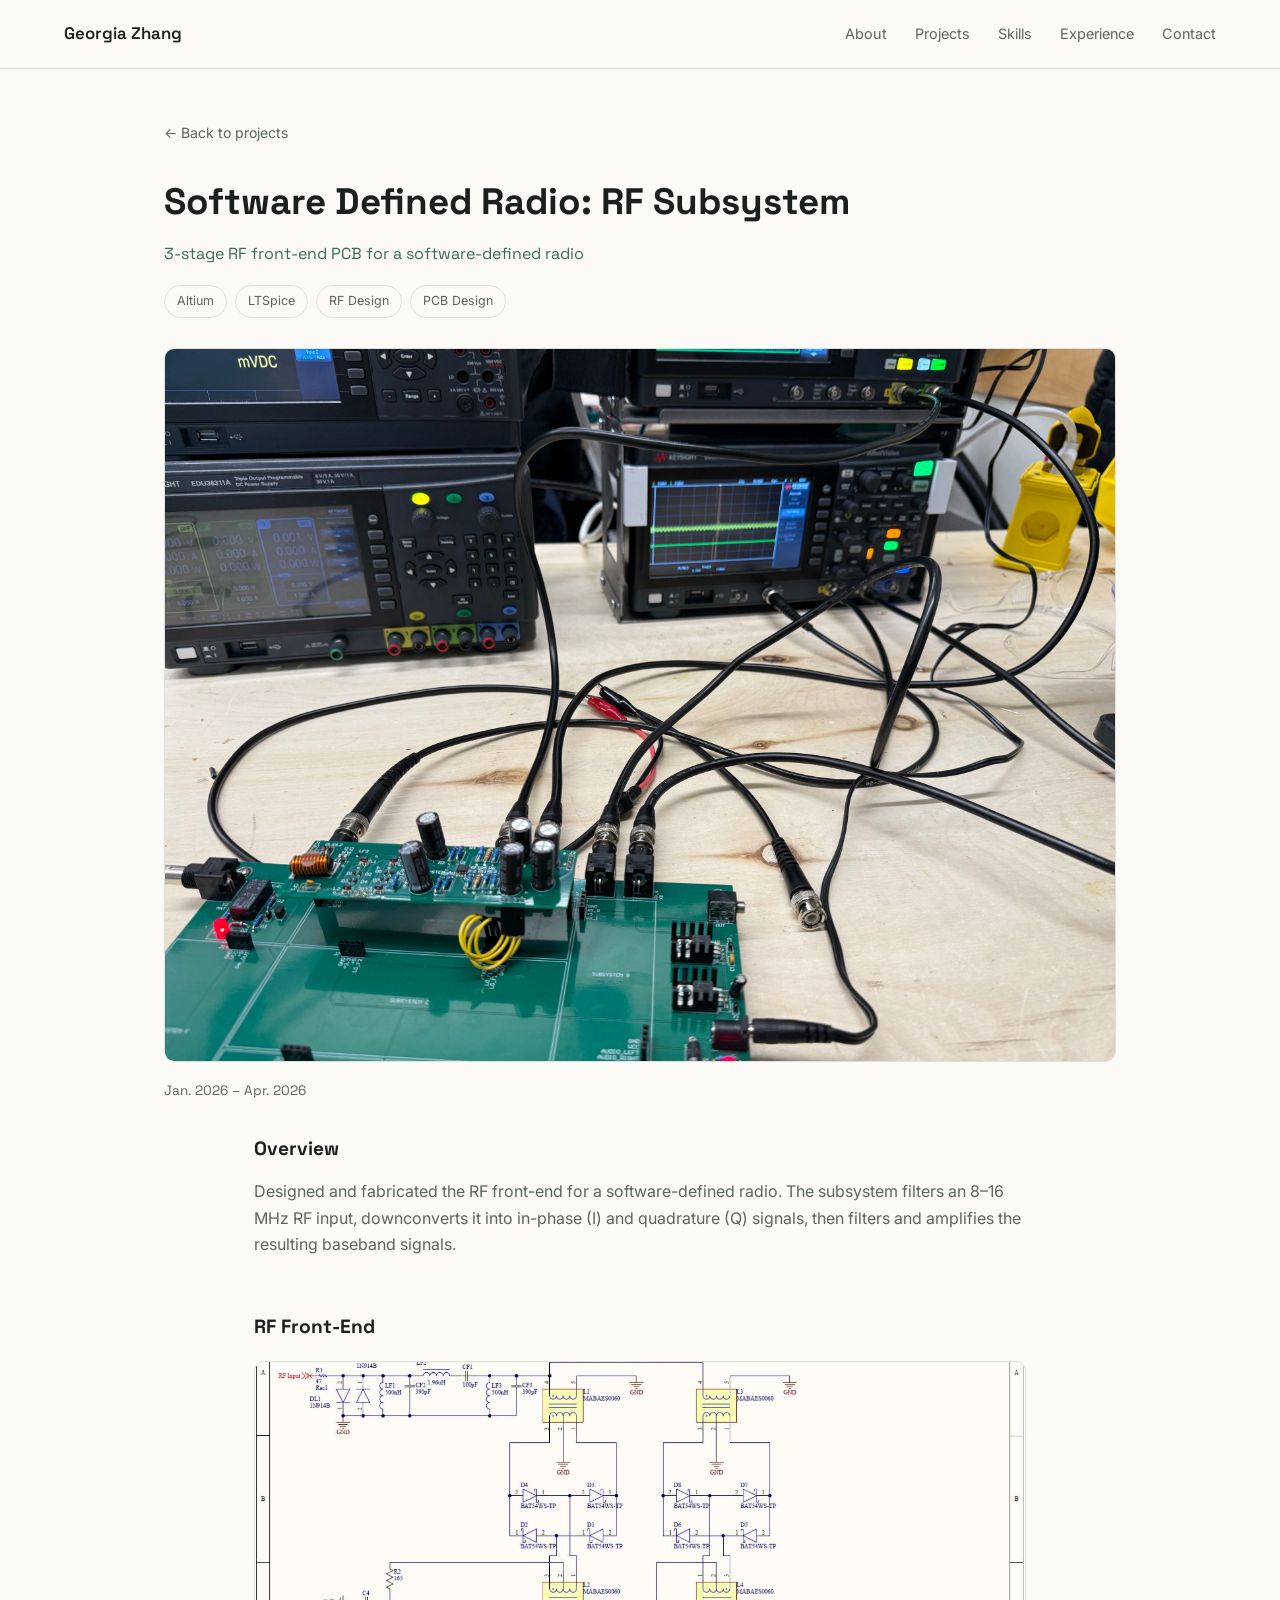
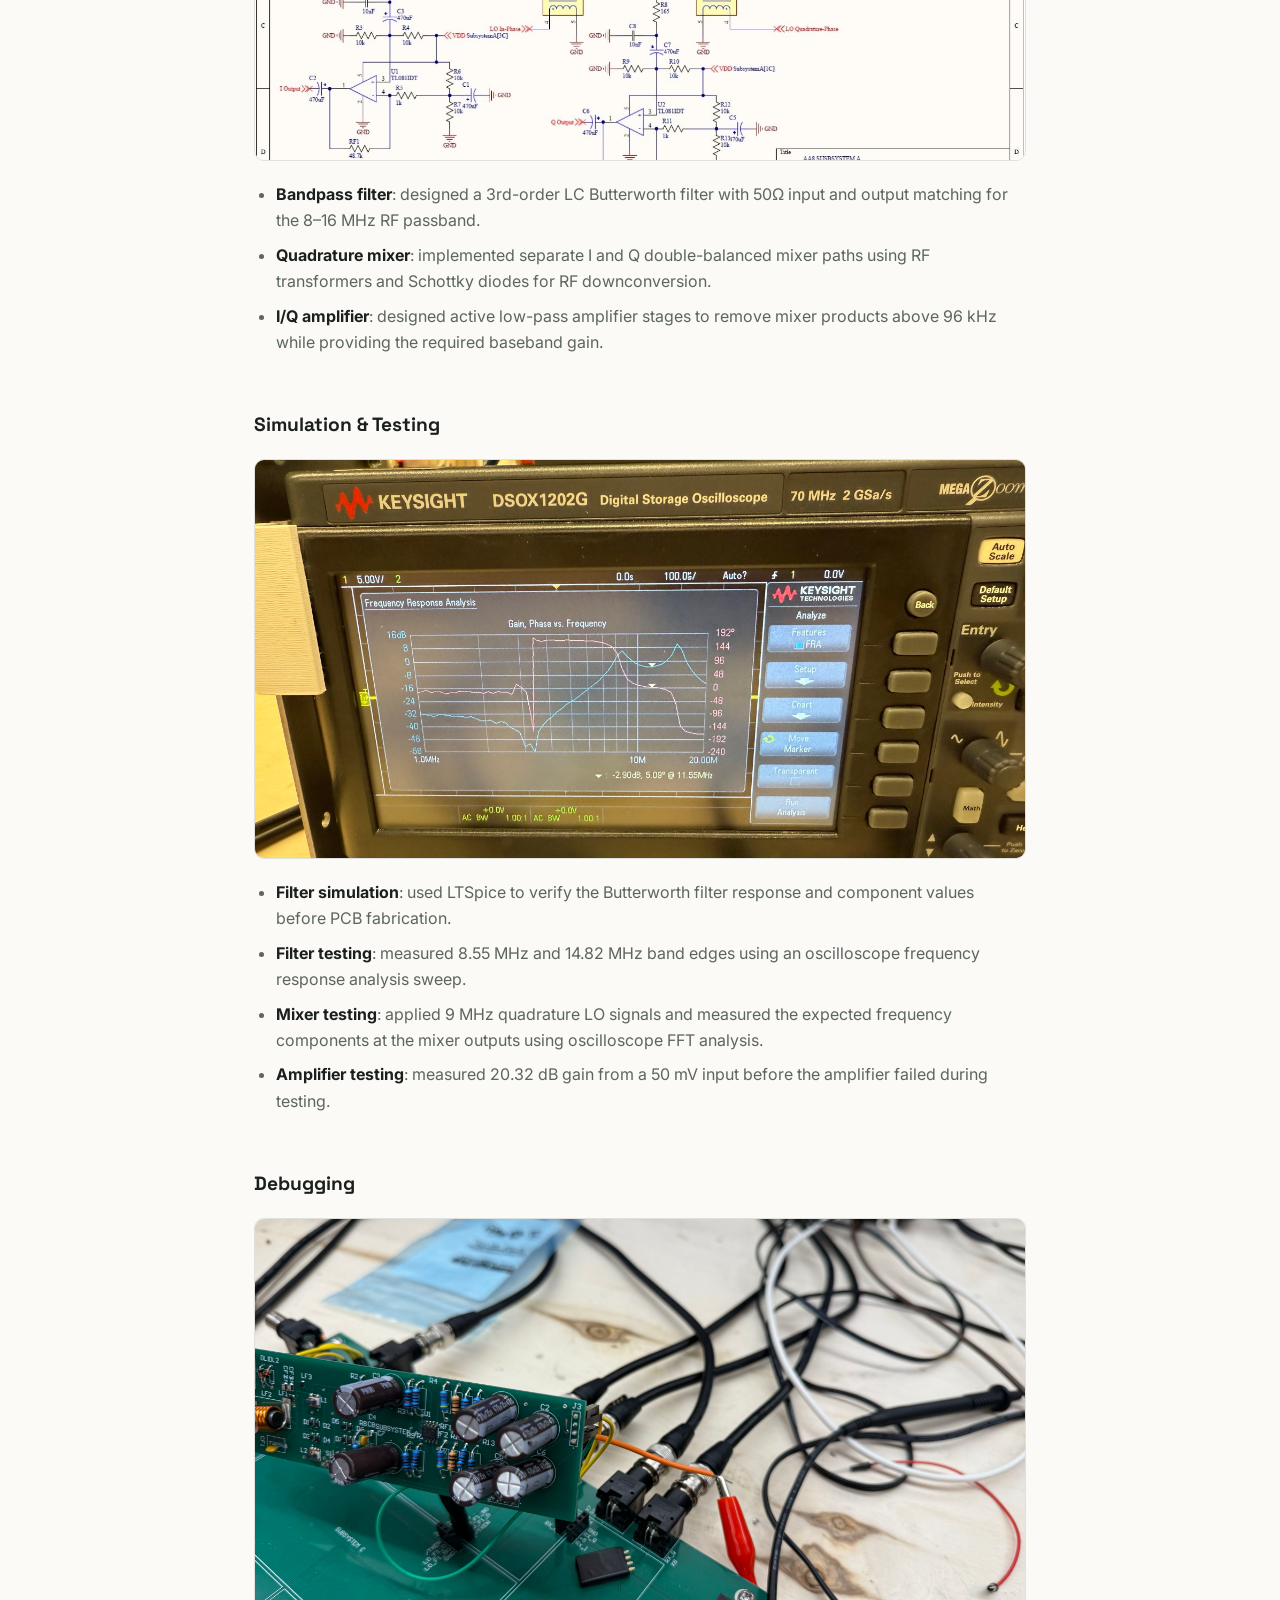
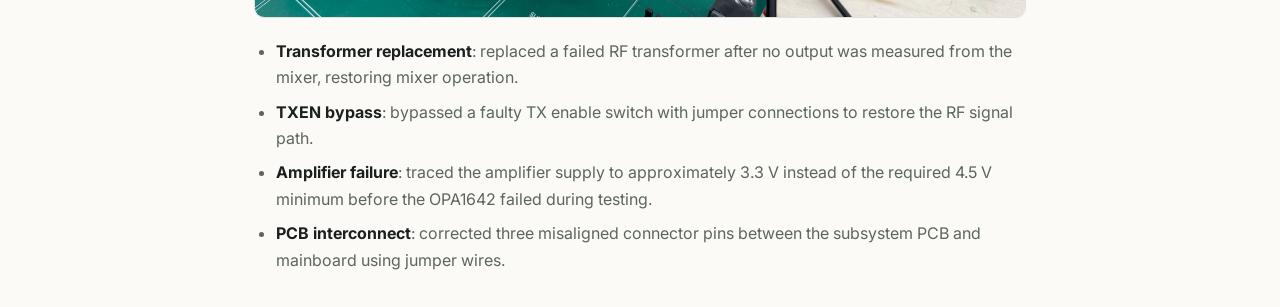
<file: projects/sdr-rf-subsystem.html>
<!DOCTYPE html>
<html lang="en">

<head>
  <meta charset="UTF-8">
  <meta name="viewport" content="width=device-width, initial-scale=1.0">
  <title>Software Defined Radio: RF Subsystem: Georgia Zhang</title>
  <link rel="preconnect" href="https://fonts.googleapis.com">
  <link rel="preconnect" href="https://fonts.gstatic.com" crossorigin>
  <link
    href="https://fonts.googleapis.com/css2?family=Space+Grotesk:wght@400;500;600;700&family=Inter:wght@400;500;600&display=swap"
    rel="stylesheet">
  <link rel="stylesheet" href="../style.css">
</head>

<body>

  <header>
    <a class="name" href="../index.html">Georgia Zhang</a>
    <nav>
      <a href="../index.html#about">About</a>
      <a href="../index.html#projects">Projects</a>
      <a href="../index.html#skills">Skills</a>
      <a href="../index.html#experience">Experience</a>
      <a href="../index.html#contact">Contact</a>
    </nav>
  </header>

  <section class="detail-hero">
    <a class="back-link" href="../index.html#projects">&larr; Back to projects</a>

    <h1>Software Defined Radio: RF Subsystem</h1>
    <div class="subtitle">3-stage RF front-end PCB for a software-defined radio</div>

    <div class="tags">
      <span class="tag">Altium</span>
      <span class="tag">LTSpice</span>
      <span class="tag">RF Design</span>
      <span class="tag">PCB Design</span>
    </div>

    <div class="detail-photo">
      <img src="../images/sdr-rf-subsystem.jpg" alt="Software Defined Radio RF Subsystem">
    </div>

    <p style="color:var(--muted); font-family:var(--mono); font-size:0.85rem; margin-top:18px;">
      Jan. 2026 – Apr. 2026
    </p>
  </section>

  <section class="detail-section">
    <h2>Overview</h2>
    <p>
      Designed and fabricated the RF front-end for a software-defined radio. The subsystem filters an
      8–16 MHz RF input, downconverts it into in-phase (I) and quadrature (Q) signals, then filters and
      amplifies the resulting baseband signals.
    </p>
  </section>

  <section class="detail-section">
    <h2>RF Front-End</h2>
    <div class="detail-photo detail-photo-small">
      <img src="../images/rfschematic.jpg" alt="RF front-end schematic">
    </div>
    <ul>
      <li><b>Bandpass filter</b>: designed a 3rd-order LC Butterworth filter with 50&Omega; input and output
        matching for the 8–16 MHz RF passband.</li>

      <li><b>Quadrature mixer</b>: implemented separate I and Q double-balanced mixer paths using RF transformers
        and Schottky diodes for RF downconversion.</li>

      <li><b>I/Q amplifier</b>: designed active low-pass amplifier stages to remove mixer products above 96 kHz
        while providing the required baseband gain.</li>
    </ul>
  </section>

  <section class="detail-section">
    <h2>Simulation &amp; Testing</h2>
    <div class="detail-photo detail-photo-small">
      <img src="../images/frafilter.jpg" alt="RF filter test">
    </div>
    <ul>
      <li><b>Filter simulation</b>: used LTSpice to verify the Butterworth filter response and component values
        before PCB fabrication.</li>

      <li><b>Filter testing</b>: measured 8.55 MHz and 14.82 MHz band edges using an oscilloscope frequency
        response analysis sweep.</li>

      <li><b>Mixer testing</b>: applied 9 MHz quadrature LO signals and measured the expected frequency components
        at the mixer outputs using oscilloscope FFT analysis.</li>

      <li><b>Amplifier testing</b>: measured 20.32 dB gain from a 50 mV input before the amplifier failed during
        testing.</li>
    </ul>
  </section>

  <section class="detail-section">
    <h2>Debugging</h2>
    <div class="detail-photo detail-photo-small">
      <img src="../images/pcbtest.jpg" alt="SDR PCB testing">
    </div>
    <ul>
      <li><b>Transformer replacement</b>: replaced a failed RF transformer after no output was measured from the
        mixer, restoring mixer operation.</li>

      <li><b>TXEN bypass</b>: bypassed a faulty TX enable switch with jumper connections to restore the RF signal
        path.</li>

      <li><b>Amplifier failure</b>: traced the amplifier supply to approximately 3.3 V instead of the required
        4.5 V minimum before the OPA1642 failed during testing.</li>

      <li><b>PCB interconnect</b>: corrected three misaligned connector pins between the subsystem PCB and mainboard
        using jumper wires.</li>
    </ul>
  </section>

</body>

</html>
</file>
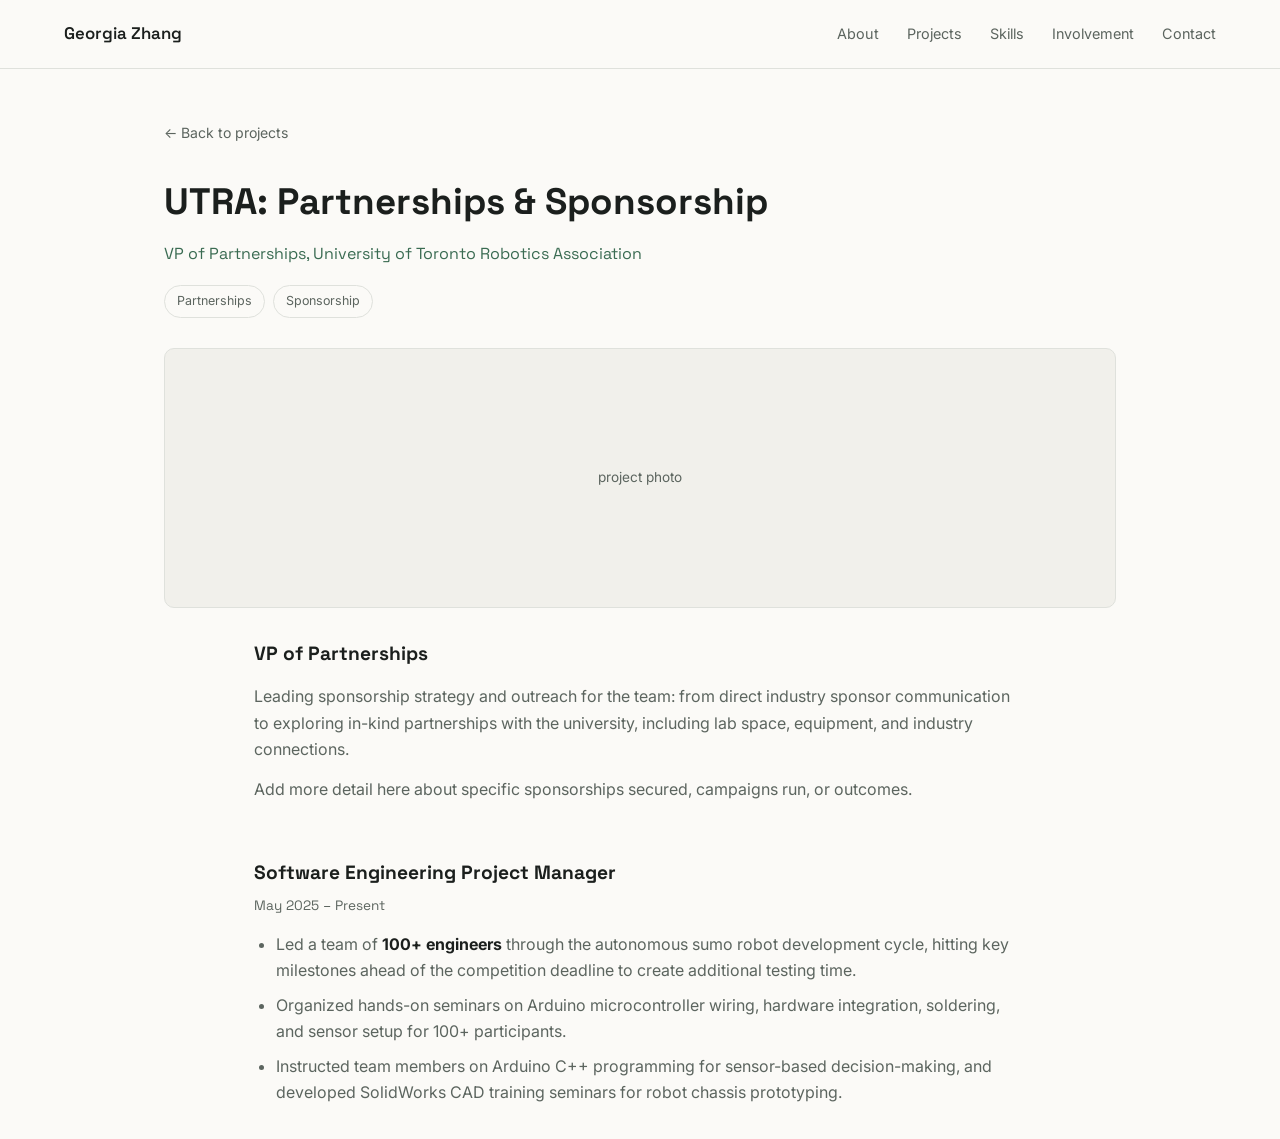
<file: projects/utra-partnerships.html>
<!DOCTYPE html>
<html lang="en">
<head>
<meta charset="UTF-8">
<meta name="viewport" content="width=device-width, initial-scale=1.0">
<title>UTRA: Partnerships &amp; Sponsorship: Georgia Zhang</title>
<link rel="preconnect" href="https://fonts.googleapis.com">
<link rel="preconnect" href="https://fonts.gstatic.com" crossorigin>
<link href="https://fonts.googleapis.com/css2?family=Space+Grotesk:wght@400;500;600;700&family=Inter:wght@400;500;600&display=swap" rel="stylesheet">
<link rel="stylesheet" href="../style.css">
</head>
<body>

<header>
  <a class="name" href="../index.html">Georgia Zhang</a>
  <nav>
    <a href="../index.html#about">About</a>
    <a href="../index.html#projects">Projects</a>
    <a href="../index.html#skills">Skills</a>
    <a href="../index.html#involvement">Involvement</a>
    <a href="../index.html#contact">Contact</a>
  </nav>
</header>

<section class="detail-hero">
  <a class="back-link" href="../index.html#projects">&larr; Back to projects</a>
  <h1>UTRA: Partnerships &amp; Sponsorship</h1>
  <div class="subtitle">VP of Partnerships, University of Toronto Robotics Association</div>
  <div class="tags">
    <span class="tag">Partnerships</span>
    <span class="tag">Sponsorship</span>
  </div>

  <div class="detail-photo">project photo</div>
  <!-- To add a photo: replace the div above with
       <div class="detail-photo"><img src="../images/utra.jpg" alt="UTRA"></div> -->
</section>

<section class="detail-section">
  <h2>VP of Partnerships</h2>
  <p>
    Leading sponsorship strategy and outreach for the team: from direct industry sponsor communication to exploring in-kind partnerships with the university, including lab space, equipment, and industry connections.
  </p>
  <p>Add more detail here about specific sponsorships secured, campaigns run, or outcomes.</p>
</section>

<section class="detail-section">
  <h2>Software Engineering Project Manager</h2>
  <p style="color:var(--muted); font-family:var(--mono); font-size:0.85rem; margin-top:-8px;">May 2025 – Present</p>
  <ul>
    <li>Led a team of <b>100+ engineers</b> through the autonomous sumo robot development cycle, hitting key milestones ahead of the competition deadline to create additional testing time.</li>
    <li>Organized hands-on seminars on Arduino microcontroller wiring, hardware integration, soldering, and sensor setup for 100+ participants.</li>
    <li>Instructed team members on Arduino C++ programming for sensor-based decision-making, and developed SolidWorks CAD training seminars for robot chassis prototyping.</li>
  </ul>
</section>

</body>
</html>
</file>
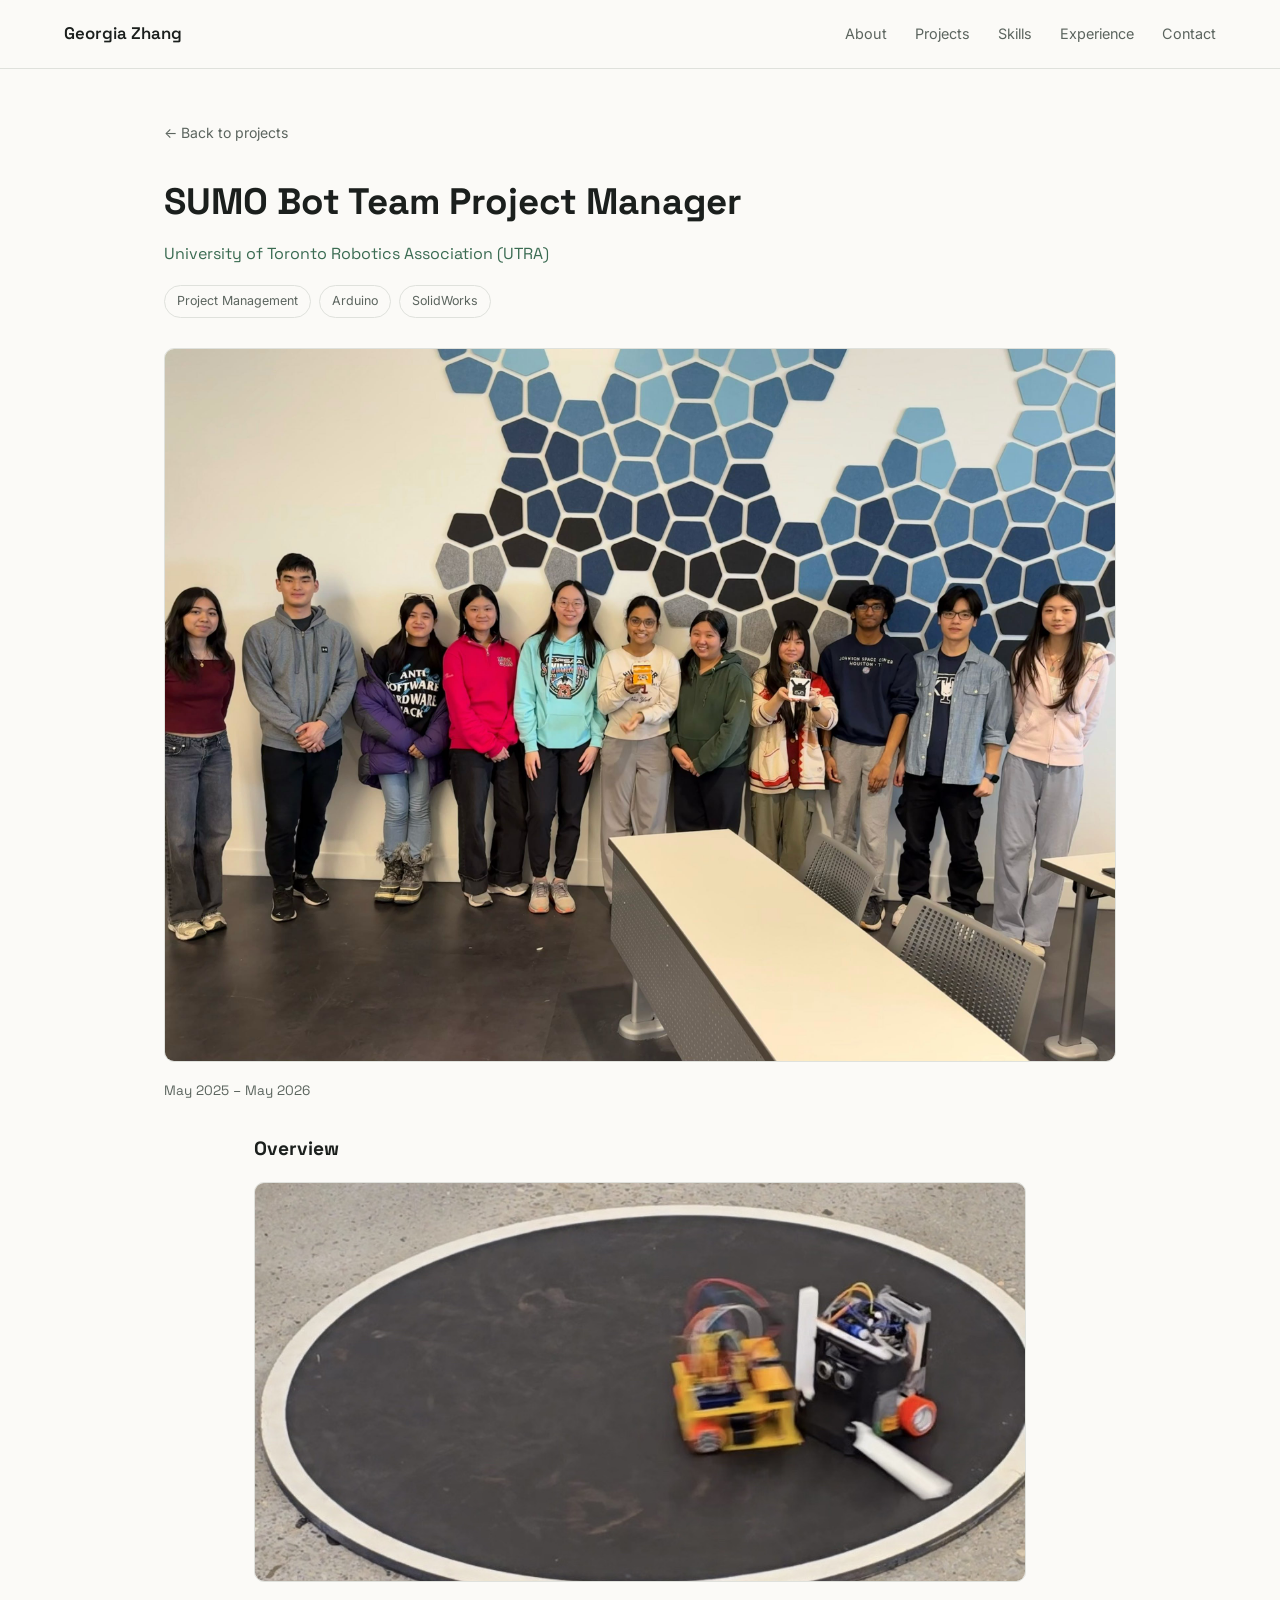
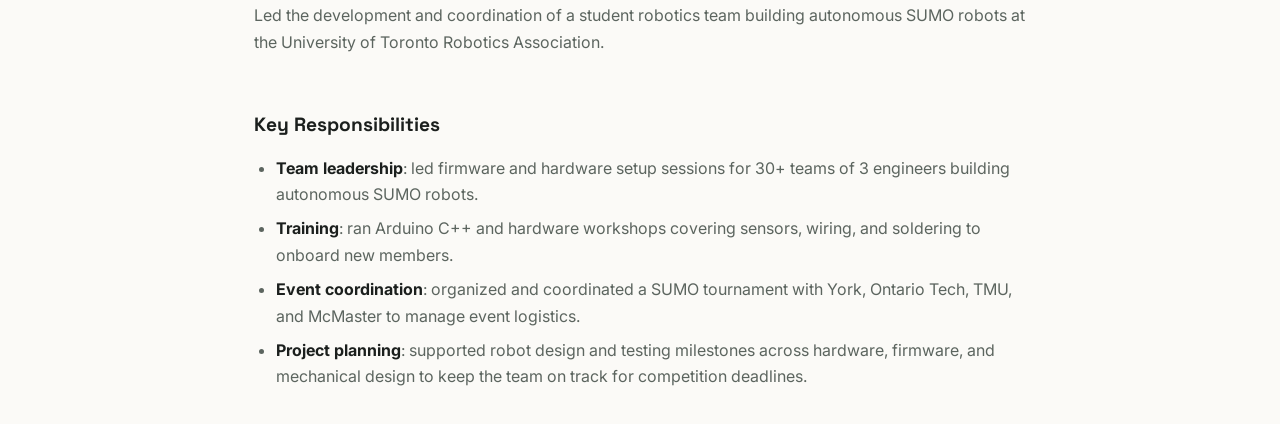
<file: projects/utra-project-manager.html>
<!DOCTYPE html>
<html lang="en">

<head>
  <meta charset="UTF-8">
  <meta name="viewport" content="width=device-width, initial-scale=1.0">
  <title>UTRA: Software Engineering Project Manager: Georgia Zhang</title>
  <link rel="preconnect" href="https://fonts.googleapis.com">
  <link rel="preconnect" href="https://fonts.gstatic.com" crossorigin>
  <link
    href="https://fonts.googleapis.com/css2?family=Space+Grotesk:wght@400;500;600;700&family=Inter:wght@400;500;600&display=swap"
    rel="stylesheet">
  <link rel="stylesheet" href="../style.css">
</head>

<body>

  <header>
    <a class="name" href="../index.html">Georgia Zhang</a>
    <nav>
      <a href="../index.html#about">About</a>
      <a href="../index.html#projects">Projects</a>
      <a href="../index.html#skills">Skills</a>
      <a href="../index.html#experience">Experience</a>
      <a href="../index.html#contact">Contact</a>
    </nav>
  </header>

  <section class="detail-hero">
    <a class="back-link" href="../index.html#projects">&larr; Back to projects</a>

    <h1>SUMO Bot Team Project Manager</h1>
    <div class="subtitle">University of Toronto Robotics Association (UTRA)</div>

    <div class="tags">
      <span class="tag">Project Management</span>
      <span class="tag">Arduino</span>
      <span class="tag">SolidWorks</span>
    </div>

    <div class="detail-photo">
      <img src="../images/utra-pm.jpg" alt="UTRA SUMO Team">
    </div>

    <p style="color:var(--muted); font-family:var(--mono); font-size:0.85rem; margin-top:18px;">
      May 2025 – May 2026
    </p>
  </section>

  <section class="detail-section">
    <h2>Overview</h2>
    <div class="detail-photo detail-photo-small">
      <img src="../images/sumobot.jpg" alt="SUMO Bot">
    </div>
    <p>
      Led the development and coordination of a student robotics team building autonomous SUMO robots at the University
      of Toronto Robotics Association.
    </p>
  </section>

  <section class="detail-section">
    <h2>Key Responsibilities</h2>
    <ul>
      <li><b>Team leadership</b>: led firmware and hardware setup sessions for 30+ teams of 3 engineers building
        autonomous SUMO robots.</li>

      <li><b>Training</b>: ran Arduino C++ and hardware workshops covering sensors, wiring, and soldering to onboard new
        members.</li>

      <li><b>Event coordination</b>: organized and coordinated a SUMO tournament with York, Ontario Tech, TMU, and
        McMaster to manage event logistics.</li>

      <li><b>Project planning</b>: supported robot design and testing milestones across hardware, firmware, and
        mechanical design to keep the team on track for competition deadlines.</li>
    </ul>
  </section>

</body>

</html>
</file>
<file: style.css>
:root {
  --bg: #fbfaf7;
  --ink: #1b1f1d;
  --muted: #5c655f;
  --line: #dfe1dc;
  --accent: #3a6b52;
  --accent-bg: #eaf1ec;
  --card: #ffffff;
  --mono: 'Space Grotesk', sans-serif;
  --sans: 'Inter', sans-serif;
}

* {
  box-sizing: border-box;
  margin: 0;
  padding: 0;
}

html {
  scroll-behavior: smooth;
}

body {
  background: var(--bg);
  color: var(--ink);
  font-family: var(--sans);
  line-height: 1.65;
}

a {
  color: inherit;
}

img {
  max-width: 100%;
  display: block;
}

header {
  position: sticky;
  top: 0;
  z-index: 10;
  background: rgba(251, 250, 247, 0.9);
  backdrop-filter: blur(6px);
  border-bottom: 1px solid var(--line);
  display: flex;
  justify-content: space-between;
  align-items: center;
  padding: 20px 5vw;
}

header .name {
  font-family: var(--mono);
  font-weight: 600;
  font-size: 1.05rem;
  text-decoration: none;
}

nav {
  display: flex;
  gap: 28px;
  font-size: 0.9rem;
}

nav a {
  text-decoration: none;
  color: var(--muted);
}

nav a:hover {
  color: var(--ink);
}

section {
  padding: 52px 5vw;
  max-width: 1080px;
  margin: 0 auto;
}

/* Hero (homepage) */
.hero {
  padding-top: 42px;
  padding-bottom: 36px;
  display: flex;
  gap: 48px;
  align-items: center;
  flex-wrap: wrap;
}

.hero-text {
  flex: 1 1 380px;
}

.hero-photo {
  flex: 0 0 200px;
  width: 200px;
  height: 200px;
  border-radius: 50%;
  background: var(--card);
  border: 1px solid var(--line);
  display: flex;
  align-items: center;
  justify-content: center;
  color: var(--muted);
  font-size: 0.8rem;
  text-align: center;
  overflow: hidden;
}

.hero-photo img {
  width: 100%;
  height: 100%;
  object-fit: cover;
}

.hero h1 {
  font-family: var(--mono);
  font-weight: 700;
  font-size: clamp(2rem, 4vw, 2.6rem);
  line-height: 1.2;
}

.hero .role {
  color: var(--accent);
  font-family: var(--mono);
  font-weight: 500;
  margin-top: 6px;
  font-size: 1.1rem;
}

.hero p {
  margin-top: 16px;
  color: var(--muted);
  max-width: 520px;
}

.hero .tags {
  margin-top: 20px;
  display: flex;
  gap: 8px;
  flex-wrap: wrap;
}

.tag {
  font-size: 0.78rem;
  color: var(--muted);
  border: 1px solid var(--line);
  padding: 5px 12px;
  border-radius: 20px;
}

h2.sec-title {
  font-family: var(--mono);
  font-size: 1.5rem;
  margin-bottom: 24px;
}

/* About */
.about p {
  color: var(--muted);
  max-width: 640px;
}

/* Project cards (homepage grid) */
.project {
  background: var(--card);
  border: 1px solid var(--line);
  border-radius: 10px;
  overflow: hidden;
  margin-bottom: 18px;
  display: flex;
  flex-wrap: wrap;
  transition: border-color .2s, transform .2s;
}

.project:hover {
  border-color: var(--accent);
}

.project-photo {
  order: 2;
  flex: 0 0 150px;
  width: 150px;
  height: 150px;
  margin: 20px 20px 20px 0;
  background: #f1f0eb;
  border-radius: 8px;
  overflow: hidden;
  display: flex;
  align-items: center;
  justify-content: center;
  color: var(--muted);
  font-size: 0.8rem;
  text-align: center;
  padding: 0;
}

.project-photo img {
  width: 100%;
  height: 100%;
  object-fit: cover;
}

.project-body {
  flex: 1 1 320px;
  padding: 20px 22px;
  display: flex;
  flex-direction: column;
}

.project-body h3 {
  font-family: var(--mono);
  font-size: 1.1rem;
  margin-bottom: 8px;
}

.project-body p {
  color: var(--muted);
  font-size: 0.9rem;
  line-height: 1.6;
}

.project-tags {
  margin-top: 14px;
  display: flex;
  gap: 8px;
  flex-wrap: wrap;
}

.project-tags span {
  font-size: 0.72rem;
  color: var(--accent);
  background: var(--accent-bg);
  padding: 4px 10px;
  border-radius: 20px;
}

.project-link {
  margin-top: 14px;
  font-size: 0.88rem;
  font-weight: 600;
  color: var(--accent);
  text-decoration: none;
  display: inline-flex;
  align-items: center;
  gap: 6px;
}

.project-link:hover {
  text-decoration: underline;
}

/* Skills */
.skills-grid {
  display: grid;
  grid-template-columns: repeat(2, 1fr);
  gap: 18px 22px;
}

.skill-group h4 {
  font-family: var(--mono);
  font-size: 0.88rem;
  margin-bottom: 8px;
}

.skill-group ul {
  list-style: none;
  color: var(--muted);
  font-size: 0.84rem;
}

.skill-group li {
  padding: 3px 0;
}

/* Involvement */
.experience-subtitle {
  font-family: var(--mono);
  font-size: 0.95rem;
  color: var(--accent);
  margin: 4px 0 16px;
}

.role-row {
  display: grid;
  grid-template-columns: minmax(0, 1fr) 150px;
  gap: 18px 26px;
  margin-bottom: 18px;
  padding-bottom: 18px;
  border-bottom: 1px solid var(--line);
}

.role-row:last-child {
  border-bottom: none;
}

.role-content {
  min-width: 0;
}

.role-content h3 {
  font-size: 1rem;
  margin-bottom: 4px;
}

.role-company {
  font-family: var(--mono);
  font-size: 0.8rem;
  color: var(--accent);
  margin-bottom: 6px;
}

.role-date {
  font-family: var(--mono);
  font-size: 0.76rem;
  color: var(--muted);
  padding-top: 4px;
  text-align: right;
}

.role-row p {
  color: var(--muted);
  font-size: 0.92rem;
  line-height: 1.6;
}

footer {
  border-top: 1px solid var(--line);
  padding: 60px 5vw;
  text-align: center;
}

footer h2 {
  font-family: var(--mono);
  font-size: 1.4rem;
  margin-bottom: 12px;
}

footer p {
  color: var(--muted);
  margin-bottom: 20px;
}

.links {
  display: flex;
  gap: 26px;
  justify-content: center;
  flex-wrap: wrap;
}

.links a {
  text-decoration: none;
  border-bottom: 1px solid var(--line);
  padding-bottom: 2px;
  font-size: 0.95rem;
}

.links a:hover {
  border-color: var(--accent);
  color: var(--accent);
}

.fine {
  margin-top: 36px;
  font-size: 0.75rem;
  color: #9aa39c;
}

/* ---- Project detail pages ---- */
.back-link {
  display: inline-flex;
  align-items: center;
  gap: 6px;
  font-size: 0.88rem;
  color: var(--muted);
  text-decoration: none;
  margin-bottom: 28px;
}

.back-link:hover {
  color: var(--accent);
}

.detail-hero {
  padding-top: 50px;
  padding-bottom: 10px;
}

.detail-hero h1 {
  font-family: var(--mono);
  font-weight: 700;
  font-size: clamp(1.8rem, 4vw, 2.3rem);
}

.detail-hero .subtitle {
  color: var(--accent);
  font-family: var(--mono);
  font-size: 1rem;
  margin-top: 8px;
}

.detail-hero .tags {
  margin-top: 18px;
  display: flex;
  gap: 8px;
  flex-wrap: wrap;
}

.detail-photo {
  margin-top: 30px;
  border-radius: 10px;
  overflow: hidden;
  background: #f1f0eb;
  min-height: 260px;
  display: flex;
  align-items: center;
  justify-content: center;
  color: var(--muted);
  font-size: 0.85rem;
  border: 1px solid var(--line);
}

.detail-photo img {
  width: 100%;
  height: 100%;
  object-fit: cover;
}

.detail-photo-small {
  width: 100%;
  height: 400px;
  min-height: 0;
  margin-top: 18px;
  margin-bottom: 20px;
}

.callout {
  margin-top: 26px;
  padding: 16px 20px;
  background: var(--accent-bg);
  border-left: 3px solid var(--accent);
  border-radius: 6px;
  font-size: 0.9rem;
  color: var(--ink);
}

.detail-section {
  padding-top: 20px;
  padding-bottom: 20px;
  max-width: 900px;
}

.detail-section h2 {
  font-family: var(--mono);
  font-size: 1.2rem;
  margin-bottom: 14px;
}

.detail-section p {
  color: var(--muted);
  margin-bottom: 14px;
}

.detail-section ul,
.detail-section ol {
  color: var(--muted);
  margin-left: 22px;
  margin-bottom: 14px;
}

.detail-section li {
  margin-bottom: 8px;
}

.detail-section li b {
  color: var(--ink);
}

.code-block {
  background: #1b1f1d;
  color: #e8ece8;
  font-family: 'Space Grotesk', monospace;
  font-size: 0.85rem;
  padding: 16px 18px;
  border-radius: 8px;
  overflow-x: auto;
  margin-bottom: 16px;
  line-height: 1.7;
}

@media (max-width:700px) {
  .detail-photo-small {
    height: 300px;
  }

  .skills-grid {
    grid-template-columns: 1fr;
  }

  nav {
    gap: 16px;
    font-size: 0.82rem;
  }

  .hero {
    flex-direction: column-reverse;
    text-align: center;
  }

  .hero p {
    margin-left: auto;
    margin-right: auto;
  }

  .hero .tags {
    justify-content: center;
  }

  .project {
    flex-direction: column;
  }

  .project-photo {
    flex: 0 0 150px;
    width: 150px;
    height: 150px;
    margin: 0 18px 18px auto;
  }
}
</file>
